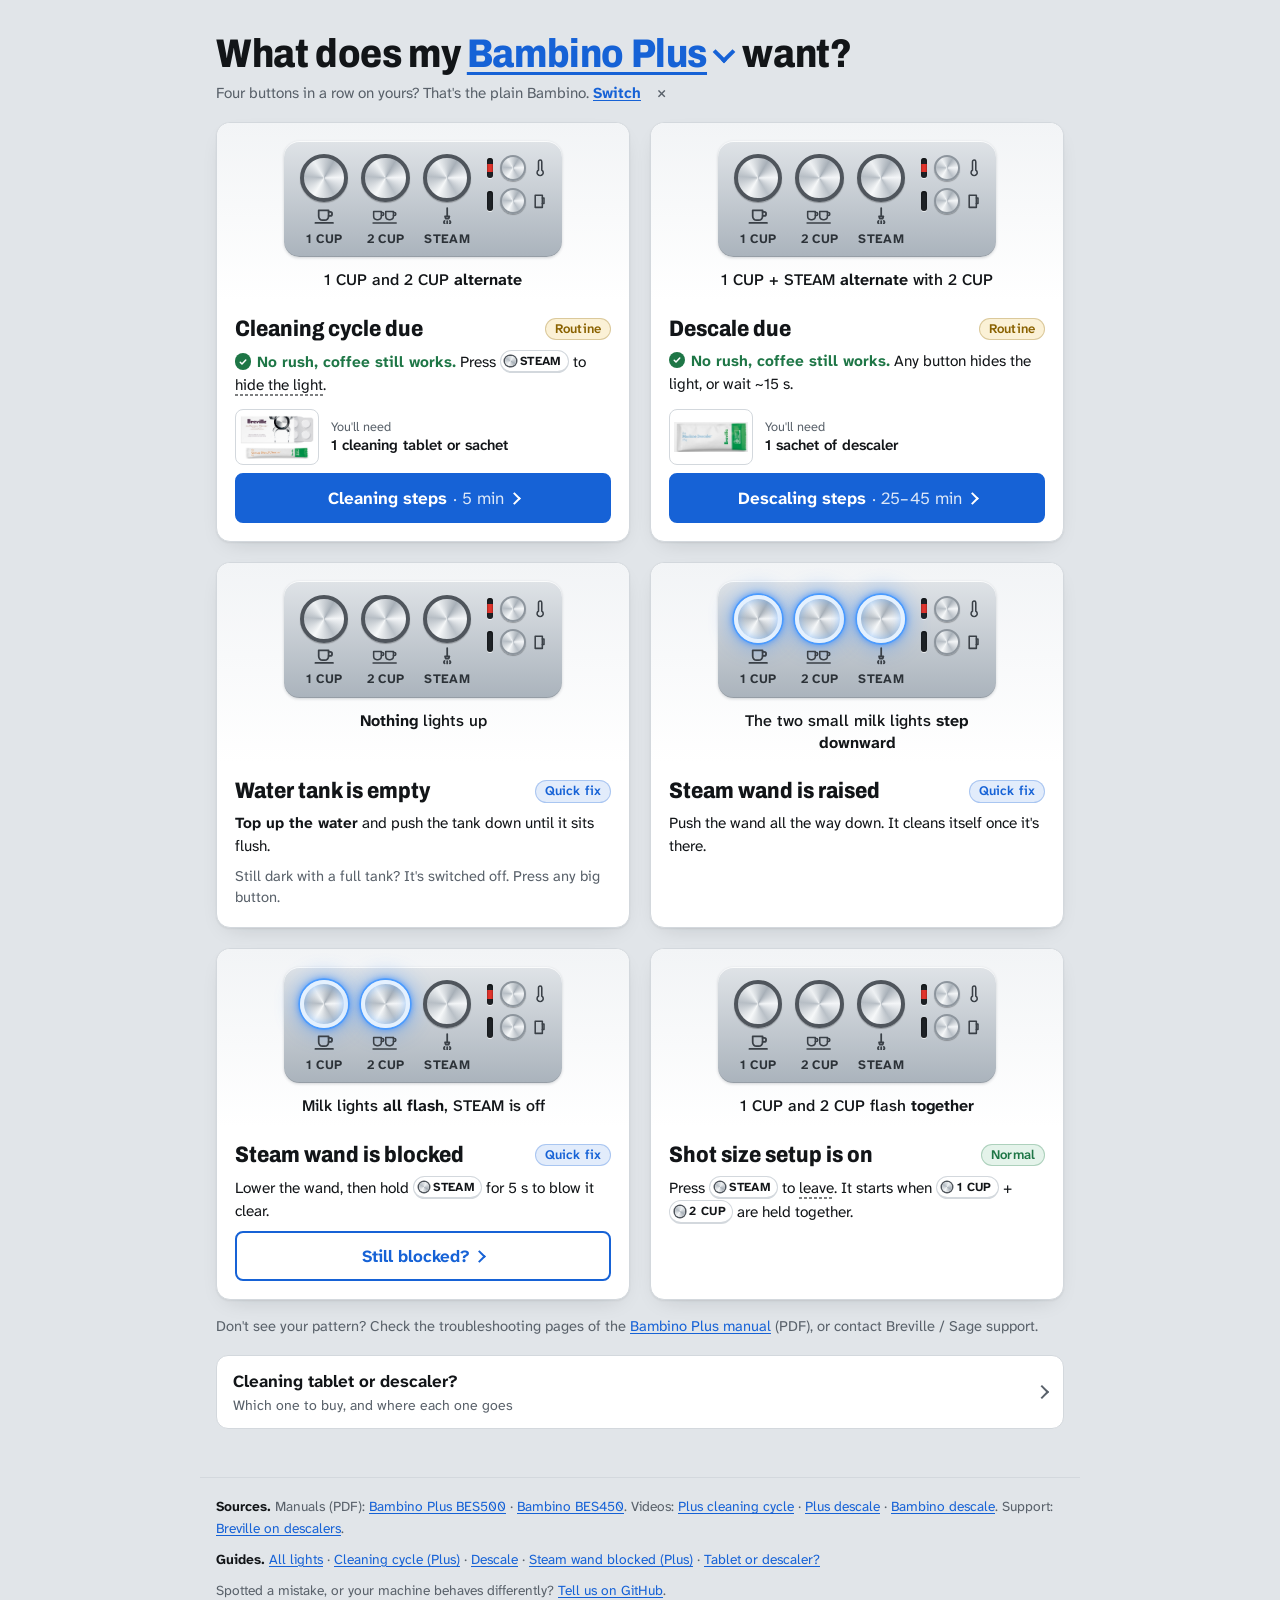
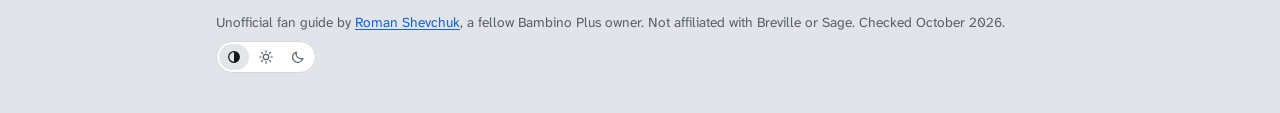
<file: index.html>
<!doctype html>
<!-- Made from _index.html by tools/pages.py. Edit _index.html, then rerun. -->
<html lang="en">
<head>
<meta charset="utf-8">
<meta name="viewport" content="width=device-width,initial-scale=1,viewport-fit=cover">
<title>Bambino &amp; Bambino Plus flashing lights explained</title>
<meta name="description" content="Two buttons flashing or blinking on your Breville / Sage Bambino or Bambino Plus? Match the lights: cleaning, descale, empty water tank, blocked steam wand.">
<meta name="google-site-verification" content="-h72uJDq6njJgvBrLeFH-0oUnSeMEeEKRYChMcymmK0">
<link rel="canonical" href="https://romanshevchuk.github.io/what-my-bambino-wants/">
<meta property="og:title" content="What does my Bambino want?">
<meta property="og:description" content="Match the flashing lights, get the buttons to press and the tablet or powder to use.">
<meta property="og:type" content="website">
<meta property="og:site_name" content="What does my Bambino want?">
<meta property="og:url" content="https://romanshevchuk.github.io/what-my-bambino-wants/">
<meta property="og:image" content="https://romanshevchuk.github.io/what-my-bambino-wants/img/og.png">
<meta property="og:image:width" content="1200">
<meta property="og:image:height" content="630">
<meta property="og:image:alt" content="A Bambino Plus button panel with 1 CUP lit, next to the title What does my Bambino want?">
<meta name="twitter:card" content="summary_large_image">
<meta name="theme-color" content="#e1e5e9" media="(prefers-color-scheme: light)">
<meta name="theme-color" content="#0e1012" media="(prefers-color-scheme: dark)">
<link rel="icon" type="image/png" sizes="32x32" href="img/favicon-32.png">
<link rel="apple-touch-icon" href="img/apple-touch-icon.png">
<link rel="manifest" href="manifest.webmanifest">
<script>try{var t=localStorage.getItem('bp-theme');if(t==='light'||t==='dark')document.documentElement.dataset.theme=t}catch(e){}</script>
<link rel="preconnect" href="https://fonts.googleapis.com">
<link rel="preconnect" href="https://fonts.gstatic.com" crossorigin>
<link rel="stylesheet" href="https://fonts.googleapis.com/css2?family=Archivo:wdth,wght@75..100,600..800&family=Atkinson+Hyperlegible+Next:ital,wght@0,400..700;1,400&display=swap">
<link rel="stylesheet" href="css/styles.css">
<script data-goatcounter="https://rshevchuk.goatcounter.com/count" async src="https://gc.zgo.at/count.js"></script>
</head>
<body data-model="plus" class="unpicked">

<svg width="0" height="0" style="position:absolute" aria-hidden="true">
  <defs>
    <symbol id="i-1" viewBox="0 0 24 16"><g fill="none" stroke="currentColor" stroke-width="1.6" stroke-linecap="round" stroke-linejoin="round"><path d="M7 3h9v5.5a3.5 3.5 0 0 1-3.5 3.5h-2A3.5 3.5 0 0 1 7 8.5z"/><path d="M16 4.5h1.4a1.8 1.8 0 0 1 0 3.6H16"/><path d="M4 14.5h16"/></g></symbol>
    <symbol id="i-2" viewBox="0 0 24 16"><g fill="none" stroke="currentColor" stroke-width="1.4" stroke-linecap="round" stroke-linejoin="round"><path d="M1.5 4h7v4.5a3 3 0 0 1-3 3h-1a3 3 0 0 1-3-3z"/><path d="M8.5 5h.8a1.4 1.4 0 0 1 0 2.8h-.8"/><path d="M12.5 4h7v4.5a3 3 0 0 1-3 3h-1a3 3 0 0 1-3-3z"/><path d="M19.5 5h.8a1.4 1.4 0 0 1 0 2.8h-.8"/><path d="M1 14.5h21"/></g></symbol>
    <symbol id="i-s" viewBox="0 0 24 16"><g fill="none" stroke="currentColor" stroke-width="1.6" stroke-linecap="round" stroke-linejoin="round"><path d="M12 1v7.5"/><path d="M10 8.5h4l-.6 2h-2.8z"/><path d="M9.6 12.6c-.8.8-.8 1.6 0 2.4M12 12.8v2.4M14.4 12.6c.8.8.8 1.6 0 2.4"/></g></symbol>
    <symbol id="i-w" viewBox="0 0 24 16"><g fill="none" stroke="currentColor" stroke-width="1.6" stroke-linecap="round" stroke-linejoin="round"><path d="M12 1.5c2.6 3.2 4.2 5.6 4.2 7.8a4.2 4.2 0 0 1-8.4 0c0-2.2 1.6-4.6 4.2-7.8z"/><path d="M4 14.5h16"/></g></symbol>
    <symbol id="i-t" viewBox="0 0 12 16"><g fill="none" stroke="currentColor" stroke-width="1.4" stroke-linecap="round"><path d="M5 2.5a1.5 1.5 0 0 1 3 0V10a2.8 2.8 0 1 1-3 0z"/></g></symbol>
    <symbol id="i-j" viewBox="0 0 12 16"><g fill="none" stroke="currentColor" stroke-width="1.4" stroke-linecap="round" stroke-linejoin="round"><path d="M2 3h6.5v11H2z"/><path d="M8.5 5.5h1.5v5H8.5"/></g></symbol>
    <symbol id="g-bowl" viewBox="0 0 24 24"><g fill="none" stroke="currentColor" stroke-width="1.8" stroke-linecap="round" stroke-linejoin="round"><path d="M5 6h14l-1.4 12.2A2 2 0 0 1 15.6 20H8.4a2 2 0 0 1-2-1.8z"/><path d="M6 11h12"/></g></symbol>
    <symbol id="g-towel" viewBox="0 0 24 24"><g fill="none" stroke="currentColor" stroke-width="1.8" stroke-linecap="round" stroke-linejoin="round"><path d="M6 4h12v14H6z"/><path d="M6 18v2h12v-2"/><path d="M6 13h12M6 15.5h12"/></g></symbol>
    <symbol id="g-cool" viewBox="0 0 24 24"><g fill="none" stroke="currentColor" stroke-width="1.8" stroke-linecap="round"><path d="M12 3v18M4.2 7.5l15.6 9M4.2 16.5l15.6-9"/><path d="M9.5 4.5L12 6l2.5-1.5M9.5 19.5L12 18l2.5 1.5"/></g></symbol>
  </defs>
</svg>

<main id="main">

<!-- ================= HOME ================= -->
<section class="view" id="home">

  <div class="mm">
    <h1>What does my <button type="button" class="mm-btn" aria-expanded="false" aria-controls="mm-menu" aria-label="Change machine, currently Bambino Plus"><span class="cur-model">Bambino Plus</span></button> want?</h1>
    <div class="mm-menu" id="mm-menu" role="group" aria-label="My machine" hidden>
      <button type="button" class="mm-opt" data-set-model="bambino"><span class="bp" data-m="bambino" aria-hidden="true"></span><b>Bambino</b><span>4 buttons in a row · BES450 / SES450</span></button>
      <button type="button" class="mm-opt" data-set-model="plus"><span class="bp" data-m="plus" aria-hidden="true"></span><b>Bambino Plus</b><span>3 buttons + 2 milk lights · BES500 / SES500</span></button>
      <p class="mm-note">Breville (US, Canada) and Sage (UK, Europe, Australia) are the same machines.</p>
    </div>
    <p class="mm-hint">
      <span data-only="plus">Four buttons in a row on yours? That's the plain Bambino. <button type="button" data-set-model="bambino">Switch</button></span>
      <span data-only="bambino">Only three big buttons on yours? That's the Plus. <button type="button" data-set-model="plus">Switch</button></span>
      <button type="button" class="mm-ok" aria-label="Hide this note">×</button>
    </p>
  </div>

  <!-- Plus lights -->
  <div class="lights" data-only="plus">
    <article class="lc" data-urg="soon">
      <div class="lc-pic"><div class="bp" data-m="plus" data-state="1:fa,2:fb" role="img" aria-label="1 CUP and 2 CUP flash in turn"></div><p class="seen">1 CUP and 2 CUP <b>alternate</b></p></div>
      <div class="lc-body">
        <h3>Cleaning cycle due</h3>
        <p class="last" data-last="clean" hidden></p>
        <p class="keep"><b>No rush, coffee still works.</b> Press <kbd>STEAM</kbd> to <span class="tq" tabindex="0" data-tip="Owners' tip, not in Breville's manual. The light comes back next time you switch on.">hide the light</span>.</p>
        <p class="need-line"><button type="button" class="thumb zoom" aria-label="Show the cleaning tablet and sachet"><img src="img/cleaning-tablets-breville.jpg" alt="Box of Breville cleaning tablets" data-cap="Cleaning tablets" loading="lazy"><img class="strip" src="img/group-head-cleaner-breville.jpg" data-sage="img/group-head-cleaner-sage.webp" alt="Group Head Cleaner sachet" data-cap="or a powder sachet (Group Head Cleaner)" loading="lazy"></button><span class="nl"><span>You'll need</span><b>1 cleaning tablet or sachet</b></span></p>
        <a class="go" href="#clean">Cleaning steps <span class="dur">· 5 min</span></a>
      </div>
    </article>
    <article class="lc" data-urg="soon">
      <div class="lc-pic"><div class="bp" data-m="plus" data-state="1:fa,2:fb,s:fa" role="img" aria-label="1 CUP and STEAM flash together, alternating with 2 CUP"></div><p class="seen">1 CUP + STEAM <b>alternate</b> with 2 CUP</p></div>
      <div class="lc-body">
        <h3>Descale due</h3>
        <p class="last" data-last="descale-plus" hidden></p>
        <p class="keep"><b>No rush, coffee still works.</b> Any button hides the light, or wait ~15&nbsp;s.</p>
        <p class="need-line"><button type="button" class="thumb zoom" aria-label="Show the descaler sachet"><img src="img/descaler-breville.jpg" data-sage="img/descaler-sage.webp" alt="Machine Descaler sachet" data-cap="Descaler sachet" loading="lazy"></button><span class="nl"><span>You'll need</span><b>1 sachet of descaler</b></span></p>
        <a class="go" href="#descale">Descaling steps <span class="dur">· 25–45 min</span></a>
      </div>
    </article>
    <article class="lc" data-urg="now">
      <div class="lc-pic"><div class="bp" data-m="plus" role="img" aria-label="No buttons lit"></div><p class="seen"><b>Nothing</b> lights up</p></div>
      <div class="lc-body">
        <h3>Water tank is empty</h3>
        <p><b>Top up the water</b> and push the tank down until it sits flush.</p>
        <p class="aside">Still dark with a full tank? It's switched off. Press any big button.</p>
      </div>
    </article>
    <article class="lc" data-urg="now">
      <div class="lc-pic"><div class="bp" data-m="plus" data-state="1:on,2:on,s:on,t:fa,f:fb" role="img" aria-label="Milk temperature and foam lights step downward"></div><p class="seen">The two small milk lights <b>step downward</b></p></div>
      <div class="lc-body">
        <h3>Steam wand is raised</h3>
        <p>Push the wand all the way down. It cleans itself once it's there.</p>
      </div>
    </article>
    <article class="lc" data-urg="now">
      <div class="lc-pic"><div class="bp" data-m="plus" data-state="1:on,2:on,t:ff,f:ff" role="img" aria-label="Milk lights all flash, STEAM is off"></div><p class="seen">Milk lights <b>all flash</b>, STEAM is off</p></div>
      <div class="lc-body">
        <h3>Steam wand is blocked</h3>
        <p>Lower the wand, then hold <kbd>STEAM</kbd> for 5 s to blow it clear.</p>
        <a class="go alt" href="#steam">Still blocked?</a>
      </div>
    </article>
    <article class="lc" data-urg="fine">
      <div class="lc-pic"><div class="bp" data-m="plus" data-state="1:fa,2:fa" role="img" aria-label="1 CUP and 2 CUP flash together"></div><p class="seen">1 CUP and 2 CUP flash <b>together</b></p></div>
      <div class="lc-body">
        <h3>Shot size setup is on</h3>
        <p>Press <kbd>STEAM</kbd> to <span class="tq" tabindex="0" data-tip="From the plain Bambino manual; the Plus manual doesn't say. If it stays on, switch the machine off and on: nothing is saved until you pull a shot.">leave</span>. It starts when <kbd>1 CUP</kbd> + <kbd>2 CUP</kbd> are held together.</p>
      </div>
    </article>
  </div>

  <!-- Bambino lights -->
  <div class="lights" data-only="bambino">
    <article class="lc" data-urg="soon">
      <div class="lc-pic"><div class="bp" data-m="bambino" data-state="2:fa" role="img" aria-label="2 CUP flashes continuously"></div><p class="seen">2 CUP <b>keeps flashing</b></p></div>
      <div class="lc-body">
        <h3>Clean &amp; descale due</h3>
        <p class="last" data-last="descale-bambino" hidden></p>
        <p class="keep"><b>No rush, coffee still works.</b> Any button hides the light.</p>
        <p class="need-line"><button type="button" class="thumb zoom" aria-label="Show the descaler sachet"><img src="img/descaler-breville.jpg" data-sage="img/descaler-sage.webp" alt="Machine Descaler sachet" data-cap="Descaler sachet" loading="lazy"></button><span class="nl"><span>You'll need</span><b>1 sachet of descaler</b></span></p>
        <a class="go" href="#descale">Clean &amp; descale steps <span class="dur">· 25 min</span></a>
      </div>
    </article>
    <article class="lc" data-urg="now">
      <div class="lc-pic"><div class="bp" data-m="bambino" data-state="1:ff,2:ff,w:ff,s:ff" role="img" aria-label="All lights flash quickly"></div><p class="seen">All lights flash <b>6 times</b></p></div>
      <div class="lc-body">
        <h3>Water tank is empty</h3>
        <p><b>Top up the water</b> and push the tank down until it sits flush.</p>
      </div>
    </article>
    <article class="lc" data-urg="fine">
      <div class="lc-pic"><div class="bp" data-m="bambino" data-state="1:fa,2:fa" role="img" aria-label="1 CUP and 2 CUP blink together"></div><p class="seen">1 CUP and 2 CUP blink <b>while the wand spits water</b></p></div>
      <div class="lc-body">
        <h3>Steam wand is clearing itself</h3>
        <p>It stops on its own.</p>
      </div>
    </article>
    <article class="lc" data-urg="fine">
      <div class="lc-pic"><div class="bp" data-m="bambino" data-state="1:fa,2:fa" role="img" aria-label="1 CUP and 2 CUP flash after holding both"></div><p class="seen">1 CUP and 2 CUP flash <b>together</b></p></div>
      <div class="lc-body">
        <h3>Shot size setup is on</h3>
        <p>Press <kbd>STEAM</kbd>, or wait 30 s, to leave. It starts when <kbd>1 CUP</kbd> + <kbd>2 CUP</kbd> are held together.</p>
      </div>
    </article>
  </div>

  <p class="hint">Don't see your pattern? Check the troubleshooting pages of the <a data-only="plus" href="https://assets.breville.com/BES500/BES500_USCM_IB_X25_LR.pdf">Bambino Plus manual</a><a data-only="bambino" href="https://assets.breville.com/BES450/BES450_USCM_IB_M26_LR.pdf">Bambino manual</a> (PDF), or contact Breville / Sage support.</p>
  <a class="supplies-link" href="#supplies"><b>Cleaning tablet or descaler?</b><span>Which one to buy, and where each one goes</span></a>

</section>

<!-- ================= CLEANING CYCLE (Plus) ================= -->
<!-- ================= STEAM WAND BLOCKED (Plus) ================= -->
</main>

<footer class="foot">
  <p><b>Sources.</b> Manuals (PDF): <a href="https://assets.breville.com/BES500/BES500_USCM_IB_X25_LR.pdf">Bambino Plus BES500</a> · <a href="https://assets.breville.com/BES450/BES450_USCM_IB_M26_LR.pdf">Bambino BES450</a>. Videos: <a href="https://www.sageappliances.com/inspiration/en-gb/tutorials/the-bambino-plus/cleaning-guides/how-to-perform-a-cleaning-cycle">Plus cleaning cycle</a> · <a href="https://www.sageappliances.com/inspiration/en-gb/tutorials/the-bambino-plus/cleaning-guides/how-to-perform-a-descale">Plus descale</a> · <a href="https://www.breville.com/en-us/my-products/producthub/bes450/cleaning-guides/how-to-perform-a-descale">Bambino descale</a>. Support: <a href="https://www.breville.com/en-us/support/article/ka0QU000002WDFVYA4">Breville on descalers</a>.</p>
  <p><b>Guides.</b> <a href="./">All lights</a> · <a href="clean/">Cleaning cycle (Plus)</a> · <a href="descale/">Descale</a> · <a href="steam/">Steam wand blocked (Plus)</a> · <a href="supplies/">Tablet or descaler?</a></p>
  <p>Spotted a mistake, or your machine behaves differently? <a href="https://github.com/romanshevchuk/what-my-bambino-wants/issues">Tell us on GitHub</a>.</p>
  <div class="foot-end"><p>Unofficial fan guide by <a href="https://github.com/romanshevchuk">Roman Shevchuk</a>, a fellow Bambino Plus owner. Not affiliated with Breville or Sage. Checked October 2026.</p>
    <div class="theme" role="group" aria-label="Colours">
      <button type="button" data-theme-set="system" aria-label="Match my device" title="Match my device"><svg viewBox="0 0 24 24"><circle cx="12" cy="12" r="8"/><path d="M12 4a8 8 0 0 1 0 16z" fill="currentColor" stroke="none"/></svg></button>
      <button type="button" data-theme-set="light" aria-label="Light" title="Light"><svg viewBox="0 0 24 24"><circle cx="12" cy="12" r="4"/><path d="M12 2.5v2.2M12 19.3v2.2M2.5 12h2.2M19.3 12h2.2M5.3 5.3l1.6 1.6M17.1 17.1l1.6 1.6M5.3 18.7l1.6-1.6M17.1 6.9l1.6-1.6"/></svg></button>
      <button type="button" data-theme-set="dark" aria-label="Dark" title="Dark"><svg viewBox="0 0 24 24"><path d="M19.5 14.5A8 8 0 0 1 9.5 4.5a8 8 0 1 0 10 10z"/></svg></button>
    </div>
  </div>
</footer>

<script src="js/app.js"></script>
</body>
</html>
</file>
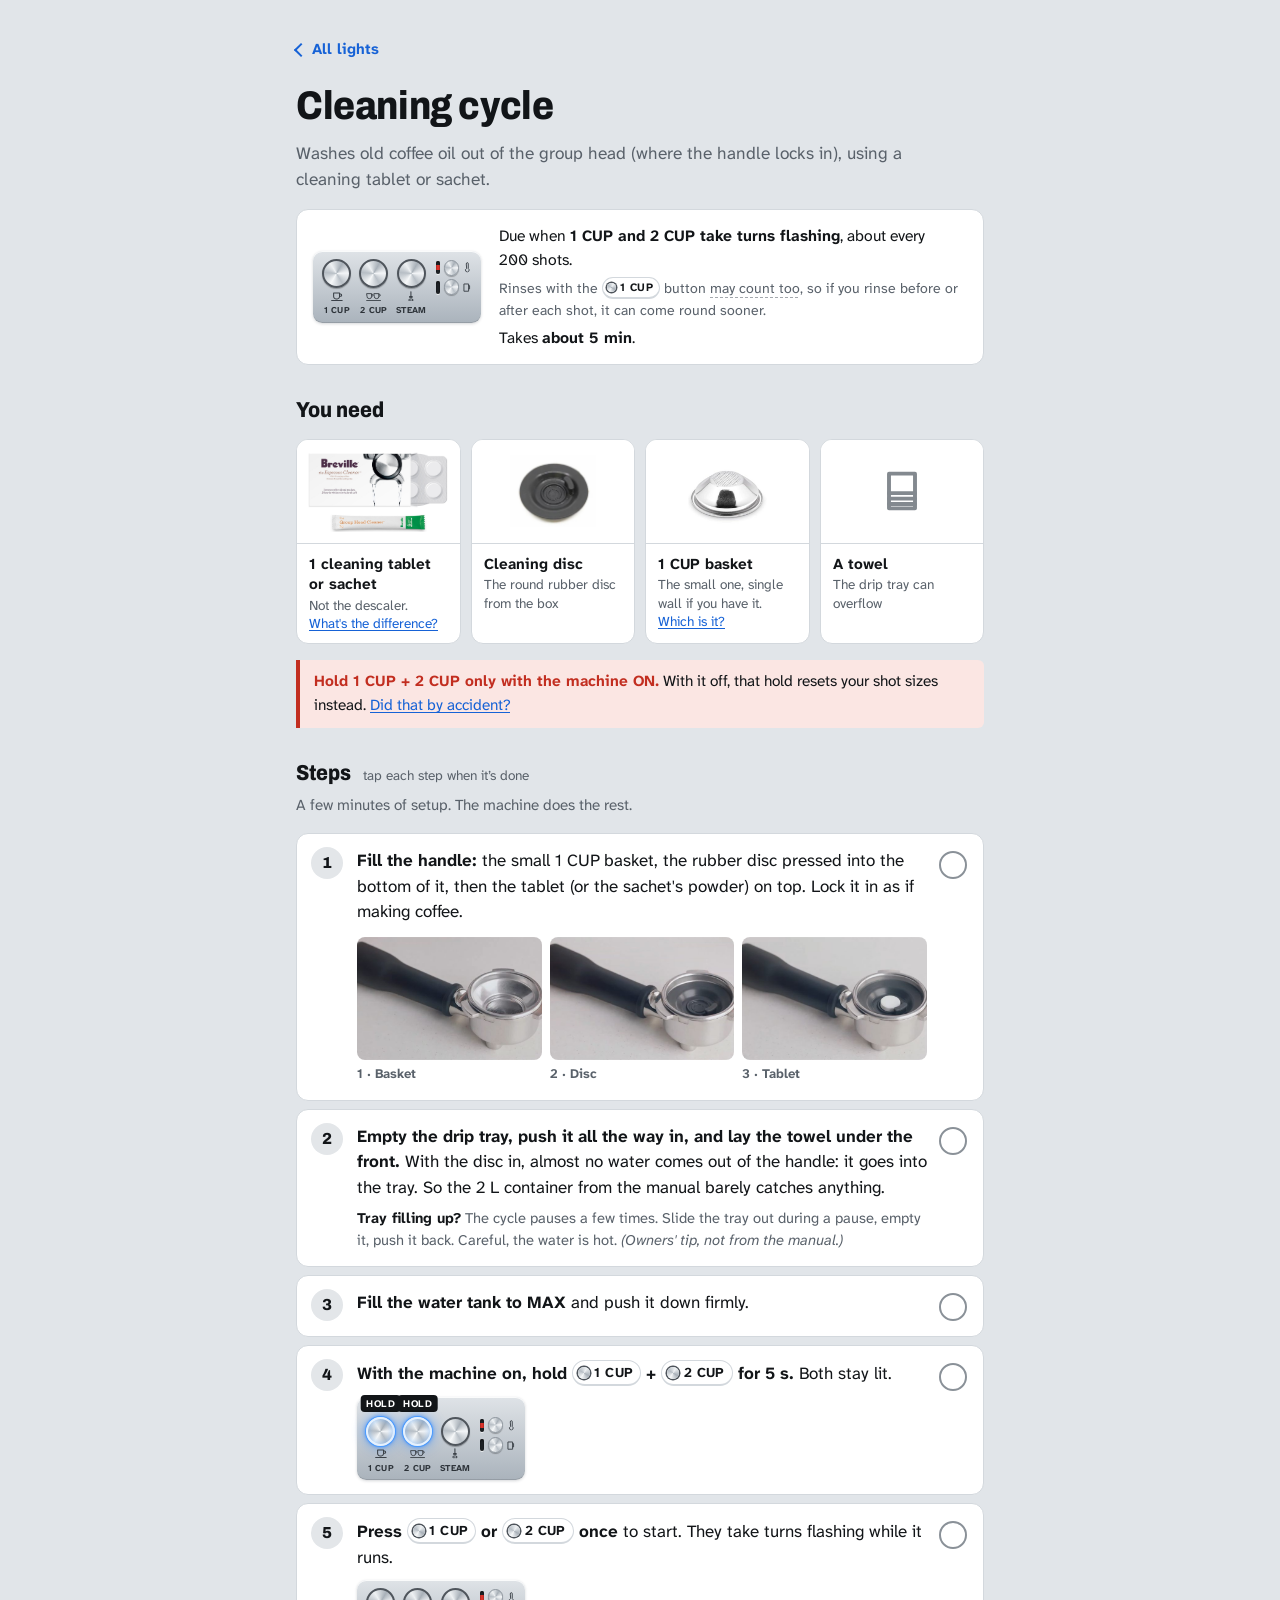
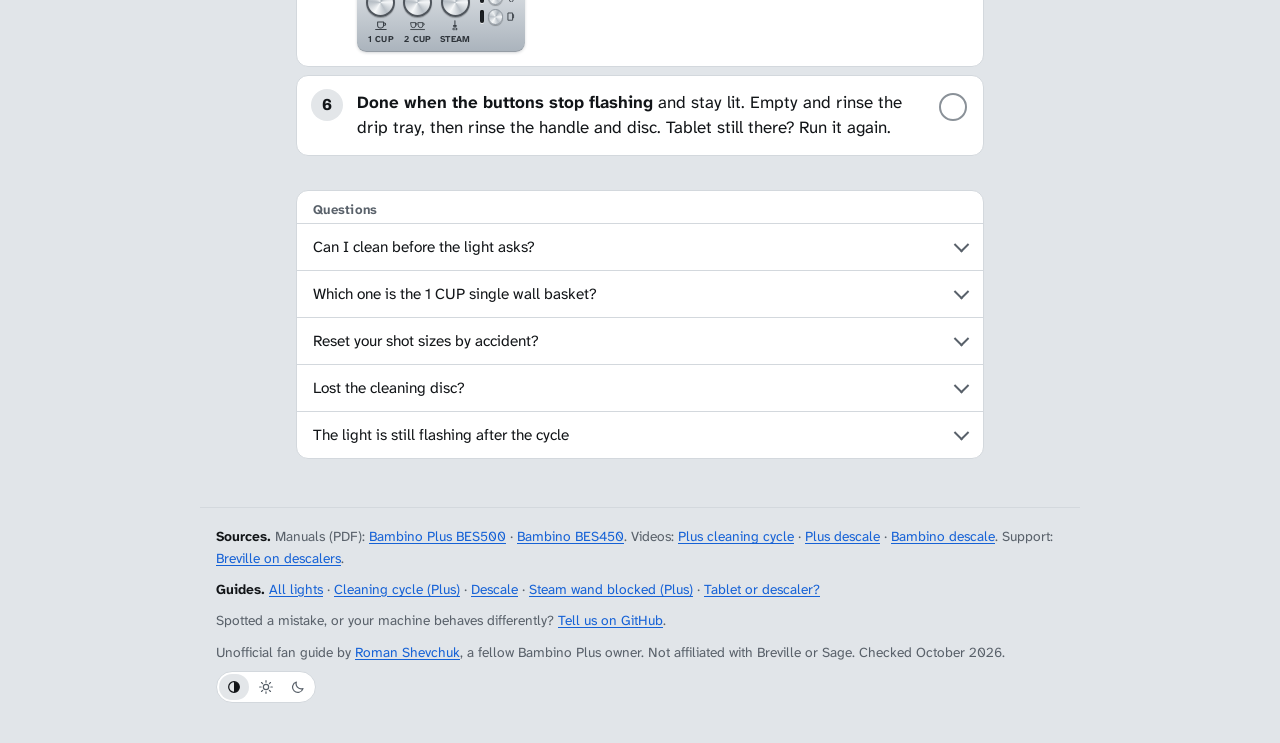
<file: clean/index.html>
<!doctype html>
<!-- Made from _index.html by tools/pages.py. Edit _index.html, then rerun. -->
<html lang="en">
<head>
<meta charset="utf-8">
<meta name="viewport" content="width=device-width,initial-scale=1,viewport-fit=cover">
<title>Bambino Plus cleaning cycle: 1 CUP and 2 CUP flashing</title>
<meta name="description" content="Two buttons, 1 CUP and 2 CUP, blinking in turn on your Breville / Sage Bambino Plus? It&#x27;s asking for a cleaning cycle. What you need and each step.">
<meta name="google-site-verification" content="-h72uJDq6njJgvBrLeFH-0oUnSeMEeEKRYChMcymmK0">
<link rel="canonical" href="https://romanshevchuk.github.io/what-my-bambino-wants/clean/">
<meta property="og:title" content="Bambino Plus cleaning cycle: 1 CUP and 2 CUP flashing">
<meta property="og:description" content="Two buttons, 1 CUP and 2 CUP, blinking in turn on your Breville / Sage Bambino Plus? It&#x27;s asking for a cleaning cycle. What you need and each step.">
<meta property="og:type" content="website">
<meta property="og:site_name" content="What does my Bambino want?">
<meta property="og:url" content="https://romanshevchuk.github.io/what-my-bambino-wants/clean/">
<meta property="og:image" content="https://romanshevchuk.github.io/what-my-bambino-wants/img/og.png">
<meta property="og:image:width" content="1200">
<meta property="og:image:height" content="630">
<meta property="og:image:alt" content="A Bambino Plus button panel with 1 CUP lit, next to the title What does my Bambino want?">
<meta name="twitter:card" content="summary_large_image">
<meta name="theme-color" content="#e1e5e9" media="(prefers-color-scheme: light)">
<meta name="theme-color" content="#0e1012" media="(prefers-color-scheme: dark)">
<link rel="icon" type="image/png" sizes="32x32" href="../img/favicon-32.png">
<link rel="apple-touch-icon" href="../img/apple-touch-icon.png">
<link rel="manifest" href="../manifest.webmanifest">
<script>try{var t=localStorage.getItem('bp-theme');if(t==='light'||t==='dark')document.documentElement.dataset.theme=t}catch(e){}</script>
<link rel="preconnect" href="https://fonts.googleapis.com">
<link rel="preconnect" href="https://fonts.gstatic.com" crossorigin>
<link rel="stylesheet" href="https://fonts.googleapis.com/css2?family=Archivo:wdth,wght@75..100,600..800&family=Atkinson+Hyperlegible+Next:ital,wght@0,400..700;1,400&display=swap">
<link rel="stylesheet" href="../css/styles.css">
<script data-goatcounter="https://rshevchuk.goatcounter.com/count" async src="https://gc.zgo.at/count.js"></script>
</head>
<body data-page="clean" data-model="plus" class="unpicked">

<svg width="0" height="0" style="position:absolute" aria-hidden="true">
  <defs>
    <symbol id="i-1" viewBox="0 0 24 16"><g fill="none" stroke="currentColor" stroke-width="1.6" stroke-linecap="round" stroke-linejoin="round"><path d="M7 3h9v5.5a3.5 3.5 0 0 1-3.5 3.5h-2A3.5 3.5 0 0 1 7 8.5z"/><path d="M16 4.5h1.4a1.8 1.8 0 0 1 0 3.6H16"/><path d="M4 14.5h16"/></g></symbol>
    <symbol id="i-2" viewBox="0 0 24 16"><g fill="none" stroke="currentColor" stroke-width="1.4" stroke-linecap="round" stroke-linejoin="round"><path d="M1.5 4h7v4.5a3 3 0 0 1-3 3h-1a3 3 0 0 1-3-3z"/><path d="M8.5 5h.8a1.4 1.4 0 0 1 0 2.8h-.8"/><path d="M12.5 4h7v4.5a3 3 0 0 1-3 3h-1a3 3 0 0 1-3-3z"/><path d="M19.5 5h.8a1.4 1.4 0 0 1 0 2.8h-.8"/><path d="M1 14.5h21"/></g></symbol>
    <symbol id="i-s" viewBox="0 0 24 16"><g fill="none" stroke="currentColor" stroke-width="1.6" stroke-linecap="round" stroke-linejoin="round"><path d="M12 1v7.5"/><path d="M10 8.5h4l-.6 2h-2.8z"/><path d="M9.6 12.6c-.8.8-.8 1.6 0 2.4M12 12.8v2.4M14.4 12.6c.8.8.8 1.6 0 2.4"/></g></symbol>
    <symbol id="i-w" viewBox="0 0 24 16"><g fill="none" stroke="currentColor" stroke-width="1.6" stroke-linecap="round" stroke-linejoin="round"><path d="M12 1.5c2.6 3.2 4.2 5.6 4.2 7.8a4.2 4.2 0 0 1-8.4 0c0-2.2 1.6-4.6 4.2-7.8z"/><path d="M4 14.5h16"/></g></symbol>
    <symbol id="i-t" viewBox="0 0 12 16"><g fill="none" stroke="currentColor" stroke-width="1.4" stroke-linecap="round"><path d="M5 2.5a1.5 1.5 0 0 1 3 0V10a2.8 2.8 0 1 1-3 0z"/></g></symbol>
    <symbol id="i-j" viewBox="0 0 12 16"><g fill="none" stroke="currentColor" stroke-width="1.4" stroke-linecap="round" stroke-linejoin="round"><path d="M2 3h6.5v11H2z"/><path d="M8.5 5.5h1.5v5H8.5"/></g></symbol>
    <symbol id="g-bowl" viewBox="0 0 24 24"><g fill="none" stroke="currentColor" stroke-width="1.8" stroke-linecap="round" stroke-linejoin="round"><path d="M5 6h14l-1.4 12.2A2 2 0 0 1 15.6 20H8.4a2 2 0 0 1-2-1.8z"/><path d="M6 11h12"/></g></symbol>
    <symbol id="g-towel" viewBox="0 0 24 24"><g fill="none" stroke="currentColor" stroke-width="1.8" stroke-linecap="round" stroke-linejoin="round"><path d="M6 4h12v14H6z"/><path d="M6 18v2h12v-2"/><path d="M6 13h12M6 15.5h12"/></g></symbol>
    <symbol id="g-cool" viewBox="0 0 24 24"><g fill="none" stroke="currentColor" stroke-width="1.8" stroke-linecap="round"><path d="M12 3v18M4.2 7.5l15.6 9M4.2 16.5l15.6-9"/><path d="M9.5 4.5L12 6l2.5-1.5M9.5 19.5L12 18l2.5 1.5"/></g></symbol>
  </defs>
</svg>

<main id="main">

<!-- ================= CLEANING CYCLE (Plus) ================= -->
<section class="view" id="clean" data-only="plus">
  <a class="back" href="#home">All lights</a>
  <h1>Cleaning cycle</h1>
  <p class="sum">Washes old coffee oil out of the group head (where the handle locks in), using a cleaning tablet or sachet.</p>
  <div class="signal">
    <div class="bp" data-m="plus" data-state="1:fa,2:fb" aria-hidden="true"></div>
    <div><p>Due when <b>1 CUP and 2 CUP take turns flashing</b>, about every 200 shots.</p>
    <p class="aside">Rinses with the <kbd>1 CUP</kbd> button <span class="tq" tabindex="0" data-tip="Likely, not confirmed. The manual has you rinse with 1 CUP, the same button as a shot, and the machine can't see whether there's coffee in the handle.">may count too</span>, so if you rinse before or after each shot, it can come round sooner.</p>
    <p>Takes <b>about 5 min</b>.</p>
    <p class="last" data-last="clean" hidden></p></div>
  </div>

  <h2>You need</h2>
  <div class="need four">
    <figure><div class="ph zoom"><img src="../img/cleaning-tablets-breville.jpg" alt="Box of Breville cleaning tablets" data-cap="Cleaning tablets" loading="lazy"><img class="strip" src="../img/group-head-cleaner-breville.jpg" data-sage="../img/group-head-cleaner-sage.webp" alt="Group Head Cleaner sachet" data-cap="or a powder sachet (Group Head Cleaner)" loading="lazy"></div>
      <figcaption><b>1 cleaning tablet or sachet</b><span>Not the descaler. <a href="#supplies">What's the difference?</a></span></figcaption></figure>
    <figure><div class="ph zoom"><img src="../img/cleaning-disk.jpg" alt="Round black rubber cleaning disc" data-cap="Cleaning disc" loading="lazy"></div>
      <figcaption><b>Cleaning disc</b><span>The round rubber disc from the box</span></figcaption></figure>
    <figure><div class="ph zoom"><img src="../img/basket-single-cup.jpg" alt="Small single wall filter basket" data-cap="1 CUP single wall basket" loading="lazy"></div>
      <figcaption><b>1 CUP basket</b><span>The small one, single wall if you have it. <a href="#baskets">Which is it?</a></span></figcaption></figure>
    <figure><div class="ph ic"><svg class="gi" aria-hidden="true"><use href="#g-towel"/></svg></div>
      <figcaption><b>A towel</b><span>The drip tray can overflow</span></figcaption></figure>
  </div>

  <p class="note warn"><b>Hold 1 CUP + 2 CUP only with the machine ON.</b> With it off, that hold resets your shot sizes instead. <a href="#reset">Did that by accident?</a></p>

  <h2>Steps <span class="prog" data-for="clean"></span></h2>
  <p class="lede">A few minutes of setup. The machine does the rest.</p>
  <ol class="steps" data-key="clean">
    <li><b>Fill the handle:</b> the small 1 CUP basket, the rubber disc pressed into the bottom of it, then the tablet (or the sachet's powder) on top. Lock it in as if making coffee.
      <div class="layers">
        <figure class="zoom tap"><img src="../img/handle-1-basket.jpg" data-cap="1 · The 1 CUP basket in the handle" alt="Handle with the small 1 CUP basket in it" loading="lazy"><figcaption>1 · Basket</figcaption></figure>
        <figure class="zoom tap"><img src="../img/handle-2-disc.jpg" data-cap="2 · The disc pressed into the bottom" alt="Rubber disc sitting in the bottom of the basket" loading="lazy"><figcaption>2 · Disc</figcaption></figure>
        <figure class="zoom tap"><img src="../img/handle-3-tablet.jpg" data-cap="3 · The tablet on top" alt="White tablet on top of the disc" loading="lazy"><figcaption>3 · Tablet</figcaption></figure>
      </div>
    </li>
    <li><b>Empty the drip tray, push it all the way in, and lay the towel under the front.</b> With the disc in, almost no water comes out of the handle: it goes into the tray. So the 2 L container from the manual barely catches anything.
      <p class="tip"><b>Tray filling up?</b> The cycle pauses a few times. Slide the tray out during a pause, empty it, push it back. Careful, the water is hot. <i>(Owners' tip, not from the manual.)</i></p></li>
    <li><b>Fill the water tank to MAX</b> and push it down firmly.</li>
    <li><b>With the machine on, hold <kbd>1 CUP</kbd> + <kbd>2 CUP</kbd> for 5 s.</b> Both stay lit.
      <div class="bp" data-m="plus" data-state="1:on,2:on" data-press="1:HOLD,2:HOLD"></div>
    </li>
    <li><b>Press <kbd>1 CUP</kbd> or <kbd>2 CUP</kbd> once</b> to start. They take turns flashing while it runs.
      <div class="bp" data-m="plus" data-state="1:fa,2:fb"></div>
    </li>
    <li><b>Done when the buttons stop flashing</b> and stay lit. Empty and rinse the drip tray, then rinse the handle and disc. Tablet still there? Run it again.</li>
  </ol>
  <p class="fin" data-for="clean" hidden>That's it. The light will ask again in about 200 shots.</p>

  <div class="faq">
    <h2>Questions</h2>
    <details>
      <summary>Can I clean before the light asks?</summary>
      <div class="body"><p>Yes, with a different combo, and this one is done with the machine <b>off</b>. Do steps 1–3, turn the machine off (<kbd>1 CUP</kbd> + <kbd>STEAM</kbd>), then hold <kbd>2 CUP</kbd> + <kbd>STEAM</kbd> for 5 s. That opens the same cleaning mode, so press <kbd>1 CUP</kbd> or <kbd>2 CUP</kbd> to start, as in step 5.</p></div>
    </details>
    <details id="baskets">
      <summary>Which one is the 1 CUP single wall basket?</summary>
      <div class="body">
        <figure class="baskets zoom tap big"><img src="../img/baskets.jpg" data-cap="Left to right: 1 CUP single wall (the one you need), 2 CUP single wall, 1 CUP dual wall, 2 CUP dual wall" alt="The four baskets, upside down: small single wall, big single wall, small dual wall, big dual wall" loading="lazy">
          <figcaption><span class="pick">1 CUP single wall</span><span>2 CUP single wall</span><span>1 CUP dual wall</span><span>2 CUP dual wall</span></figcaption></figure>
        <p>The smaller, shallower one with holes across its whole bottom. The dual wall ones say <i>DUAL WALL</i> underneath. The disc is shaped to seal inside the small basket.</p>
      <p>Only got dual wall baskets? Older boxes came without single wall ones. Use the 1 CUP dual wall basket: that's what those manuals mean.</p>
      </div>
    </details>
    <details id="reset">
      <summary>Reset your shot sizes by accident?</summary>
      <div class="body">
        <p>They're back to the factory amounts: about 30&nbsp;ml for 1 CUP and 60&nbsp;ml for 2 CUP. To set your own again:</p>
        <ol>
          <li>With the machine on, hold <kbd>1 CUP</kbd> + <kbd>2 CUP</kbd> for 2 s. Both flash.</li>
          <li>With coffee in the handle as usual, press <kbd>1 CUP</kbd> to start.</li>
          <li>Press <kbd>1 CUP</kbd> again when the cup has enough. That amount is saved.</li>
        </ol>
        <p>Same for <kbd>2 CUP</kbd>.</p>
      </div>
    </details>
    <details>
      <summary>Lost the cleaning disc?</summary>
      <div class="body"><p>Any <b>54&nbsp;mm</b> cleaning disc works (also sold as a blind or backflush disc). Check the size before buying: the common 58&nbsp;mm ones don't fit.</p></div>
    </details>
    <details>
      <summary>The light is still flashing after the cycle</summary>
      <div class="body">
        <p>Check the cycle ran to the end and that you started it with the machine on.</p>
        <p>Owners report that unplugging for ~10 minutes sometimes clears a stuck alert. That's forum advice, not from the manual.</p>
      </div>
    </details>
  </div>
</section>

<!-- ================= STEAM WAND BLOCKED (Plus) ================= -->
</main>

<footer class="foot">
  <p><b>Sources.</b> Manuals (PDF): <a href="https://assets.breville.com/BES500/BES500_USCM_IB_X25_LR.pdf">Bambino Plus BES500</a> · <a href="https://assets.breville.com/BES450/BES450_USCM_IB_M26_LR.pdf">Bambino BES450</a>. Videos: <a href="https://www.sageappliances.com/inspiration/en-gb/tutorials/the-bambino-plus/cleaning-guides/how-to-perform-a-cleaning-cycle">Plus cleaning cycle</a> · <a href="https://www.sageappliances.com/inspiration/en-gb/tutorials/the-bambino-plus/cleaning-guides/how-to-perform-a-descale">Plus descale</a> · <a href="https://www.breville.com/en-us/my-products/producthub/bes450/cleaning-guides/how-to-perform-a-descale">Bambino descale</a>. Support: <a href="https://www.breville.com/en-us/support/article/ka0QU000002WDFVYA4">Breville on descalers</a>.</p>
  <p><b>Guides.</b> <a href="../">All lights</a> · <a href="../clean/">Cleaning cycle (Plus)</a> · <a href="../descale/">Descale</a> · <a href="../steam/">Steam wand blocked (Plus)</a> · <a href="../supplies/">Tablet or descaler?</a></p>
  <p>Spotted a mistake, or your machine behaves differently? <a href="https://github.com/romanshevchuk/what-my-bambino-wants/issues">Tell us on GitHub</a>.</p>
  <div class="foot-end"><p>Unofficial fan guide by <a href="https://github.com/romanshevchuk">Roman Shevchuk</a>, a fellow Bambino Plus owner. Not affiliated with Breville or Sage. Checked October 2026.</p>
    <div class="theme" role="group" aria-label="Colours">
      <button type="button" data-theme-set="system" aria-label="Match my device" title="Match my device"><svg viewBox="0 0 24 24"><circle cx="12" cy="12" r="8"/><path d="M12 4a8 8 0 0 1 0 16z" fill="currentColor" stroke="none"/></svg></button>
      <button type="button" data-theme-set="light" aria-label="Light" title="Light"><svg viewBox="0 0 24 24"><circle cx="12" cy="12" r="4"/><path d="M12 2.5v2.2M12 19.3v2.2M2.5 12h2.2M19.3 12h2.2M5.3 5.3l1.6 1.6M17.1 17.1l1.6 1.6M5.3 18.7l1.6-1.6M17.1 6.9l1.6-1.6"/></svg></button>
      <button type="button" data-theme-set="dark" aria-label="Dark" title="Dark"><svg viewBox="0 0 24 24"><path d="M19.5 14.5A8 8 0 0 1 9.5 4.5a8 8 0 1 0 10 10z"/></svg></button>
    </div>
  </div>
</footer>

<script src="../js/app.js"></script>
</body>
</html>
</file>
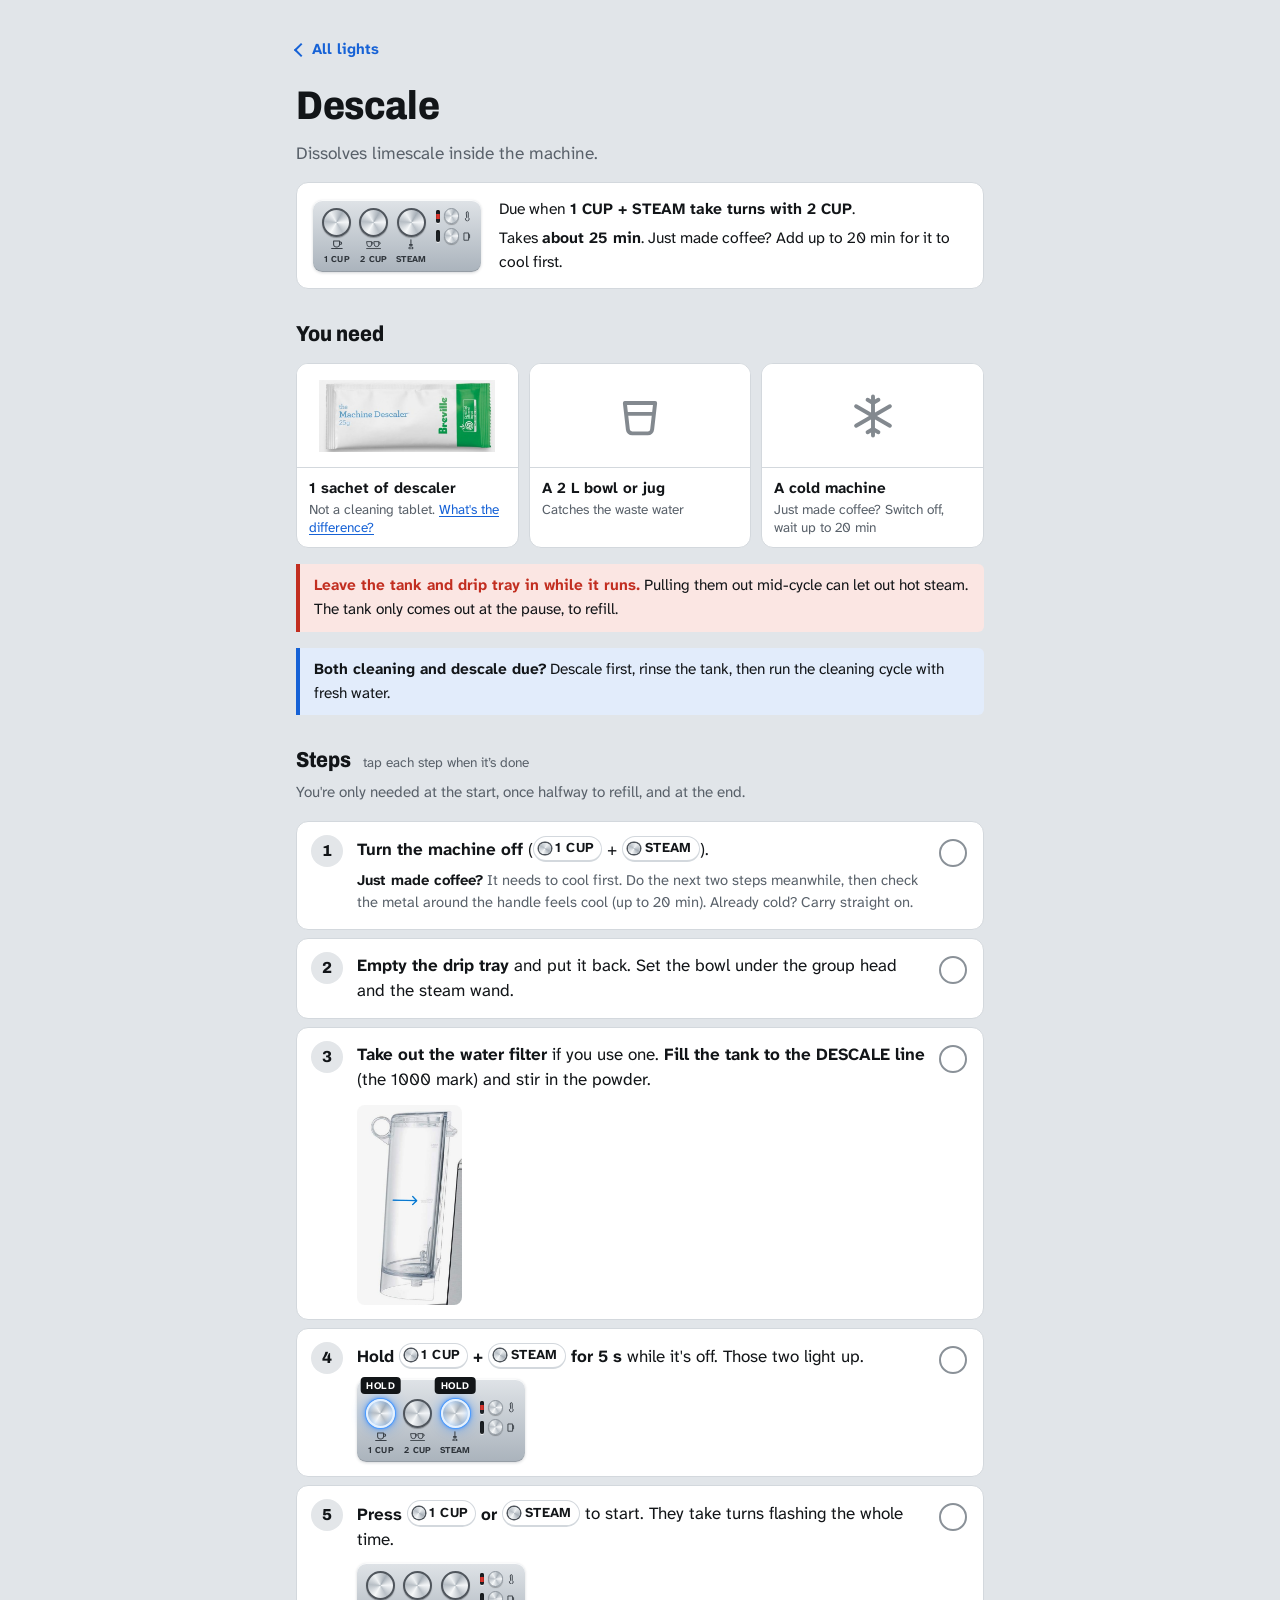
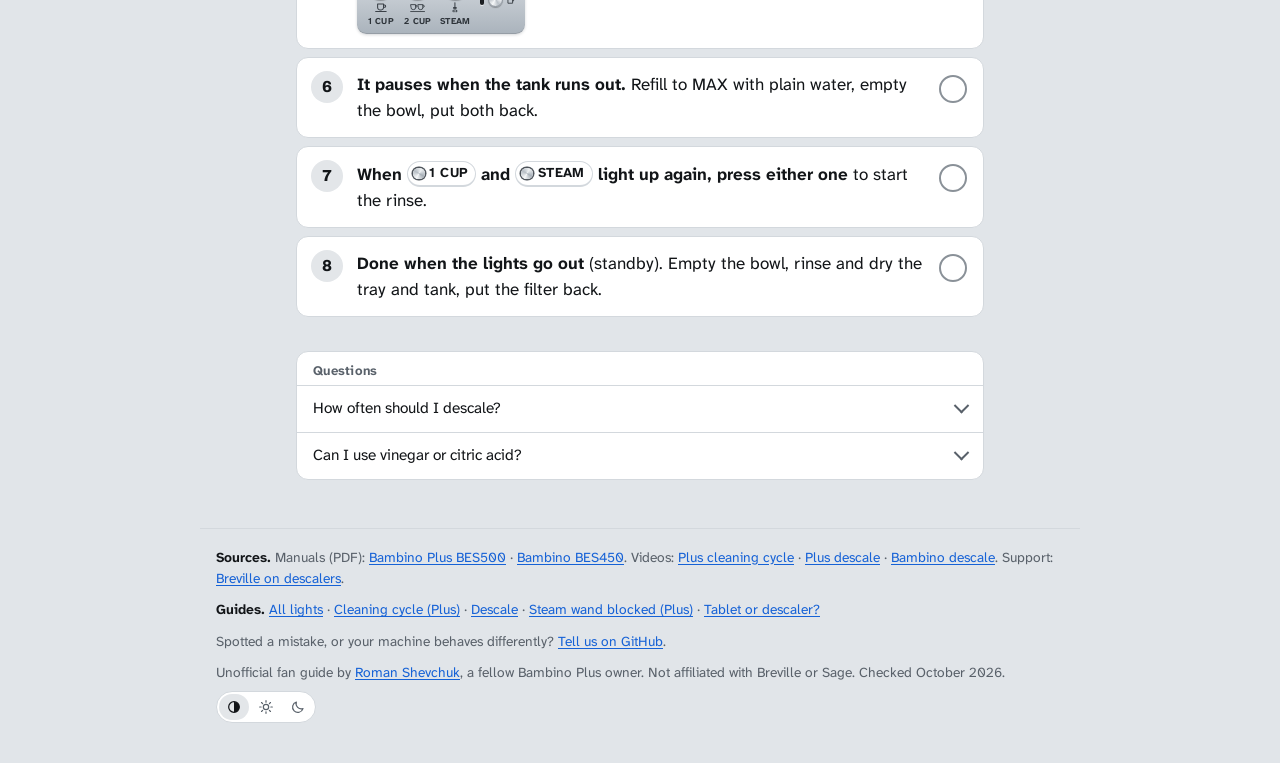
<file: descale/index.html>
<!doctype html>
<!-- Made from _index.html by tools/pages.py. Edit _index.html, then rerun. -->
<html lang="en">
<head>
<meta charset="utf-8">
<meta name="viewport" content="width=device-width,initial-scale=1,viewport-fit=cover">
<title>How to descale a Bambino or Bambino Plus, step by step</title>
<meta name="description" content="Descale light on your Breville / Sage Bambino Plus (1 CUP + STEAM alternating with 2 CUP) or Bambino (2 CUP keeps blinking)? What you need and each step.">
<meta name="google-site-verification" content="-h72uJDq6njJgvBrLeFH-0oUnSeMEeEKRYChMcymmK0">
<link rel="canonical" href="https://romanshevchuk.github.io/what-my-bambino-wants/descale/">
<meta property="og:title" content="How to descale a Bambino or Bambino Plus, step by step">
<meta property="og:description" content="Descale light on your Breville / Sage Bambino Plus (1 CUP + STEAM alternating with 2 CUP) or Bambino (2 CUP keeps blinking)? What you need and each step.">
<meta property="og:type" content="website">
<meta property="og:site_name" content="What does my Bambino want?">
<meta property="og:url" content="https://romanshevchuk.github.io/what-my-bambino-wants/descale/">
<meta property="og:image" content="https://romanshevchuk.github.io/what-my-bambino-wants/img/og.png">
<meta property="og:image:width" content="1200">
<meta property="og:image:height" content="630">
<meta property="og:image:alt" content="A Bambino Plus button panel with 1 CUP lit, next to the title What does my Bambino want?">
<meta name="twitter:card" content="summary_large_image">
<meta name="theme-color" content="#e1e5e9" media="(prefers-color-scheme: light)">
<meta name="theme-color" content="#0e1012" media="(prefers-color-scheme: dark)">
<link rel="icon" type="image/png" sizes="32x32" href="../img/favicon-32.png">
<link rel="apple-touch-icon" href="../img/apple-touch-icon.png">
<link rel="manifest" href="../manifest.webmanifest">
<script>try{var t=localStorage.getItem('bp-theme');if(t==='light'||t==='dark')document.documentElement.dataset.theme=t}catch(e){}</script>
<link rel="preconnect" href="https://fonts.googleapis.com">
<link rel="preconnect" href="https://fonts.gstatic.com" crossorigin>
<link rel="stylesheet" href="https://fonts.googleapis.com/css2?family=Archivo:wdth,wght@75..100,600..800&family=Atkinson+Hyperlegible+Next:ital,wght@0,400..700;1,400&display=swap">
<link rel="stylesheet" href="../css/styles.css">
<script data-goatcounter="https://rshevchuk.goatcounter.com/count" async src="https://gc.zgo.at/count.js"></script>
</head>
<body data-page="descale" data-model="plus" class="unpicked">

<svg width="0" height="0" style="position:absolute" aria-hidden="true">
  <defs>
    <symbol id="i-1" viewBox="0 0 24 16"><g fill="none" stroke="currentColor" stroke-width="1.6" stroke-linecap="round" stroke-linejoin="round"><path d="M7 3h9v5.5a3.5 3.5 0 0 1-3.5 3.5h-2A3.5 3.5 0 0 1 7 8.5z"/><path d="M16 4.5h1.4a1.8 1.8 0 0 1 0 3.6H16"/><path d="M4 14.5h16"/></g></symbol>
    <symbol id="i-2" viewBox="0 0 24 16"><g fill="none" stroke="currentColor" stroke-width="1.4" stroke-linecap="round" stroke-linejoin="round"><path d="M1.5 4h7v4.5a3 3 0 0 1-3 3h-1a3 3 0 0 1-3-3z"/><path d="M8.5 5h.8a1.4 1.4 0 0 1 0 2.8h-.8"/><path d="M12.5 4h7v4.5a3 3 0 0 1-3 3h-1a3 3 0 0 1-3-3z"/><path d="M19.5 5h.8a1.4 1.4 0 0 1 0 2.8h-.8"/><path d="M1 14.5h21"/></g></symbol>
    <symbol id="i-s" viewBox="0 0 24 16"><g fill="none" stroke="currentColor" stroke-width="1.6" stroke-linecap="round" stroke-linejoin="round"><path d="M12 1v7.5"/><path d="M10 8.5h4l-.6 2h-2.8z"/><path d="M9.6 12.6c-.8.8-.8 1.6 0 2.4M12 12.8v2.4M14.4 12.6c.8.8.8 1.6 0 2.4"/></g></symbol>
    <symbol id="i-w" viewBox="0 0 24 16"><g fill="none" stroke="currentColor" stroke-width="1.6" stroke-linecap="round" stroke-linejoin="round"><path d="M12 1.5c2.6 3.2 4.2 5.6 4.2 7.8a4.2 4.2 0 0 1-8.4 0c0-2.2 1.6-4.6 4.2-7.8z"/><path d="M4 14.5h16"/></g></symbol>
    <symbol id="i-t" viewBox="0 0 12 16"><g fill="none" stroke="currentColor" stroke-width="1.4" stroke-linecap="round"><path d="M5 2.5a1.5 1.5 0 0 1 3 0V10a2.8 2.8 0 1 1-3 0z"/></g></symbol>
    <symbol id="i-j" viewBox="0 0 12 16"><g fill="none" stroke="currentColor" stroke-width="1.4" stroke-linecap="round" stroke-linejoin="round"><path d="M2 3h6.5v11H2z"/><path d="M8.5 5.5h1.5v5H8.5"/></g></symbol>
    <symbol id="g-bowl" viewBox="0 0 24 24"><g fill="none" stroke="currentColor" stroke-width="1.8" stroke-linecap="round" stroke-linejoin="round"><path d="M5 6h14l-1.4 12.2A2 2 0 0 1 15.6 20H8.4a2 2 0 0 1-2-1.8z"/><path d="M6 11h12"/></g></symbol>
    <symbol id="g-towel" viewBox="0 0 24 24"><g fill="none" stroke="currentColor" stroke-width="1.8" stroke-linecap="round" stroke-linejoin="round"><path d="M6 4h12v14H6z"/><path d="M6 18v2h12v-2"/><path d="M6 13h12M6 15.5h12"/></g></symbol>
    <symbol id="g-cool" viewBox="0 0 24 24"><g fill="none" stroke="currentColor" stroke-width="1.8" stroke-linecap="round"><path d="M12 3v18M4.2 7.5l15.6 9M4.2 16.5l15.6-9"/><path d="M9.5 4.5L12 6l2.5-1.5M9.5 19.5L12 18l2.5 1.5"/></g></symbol>
  </defs>
</svg>

<main id="main">

<!-- ================= CLEANING CYCLE (Plus) ================= -->
<!-- ================= DESCALE ================= -->
<section class="view" id="descale">
  <a class="back" href="#home">All lights</a>
  <h1><span data-only="plus">Descale</span><span data-only="bambino">Clean &amp; descale</span></h1>
  <p class="sum">Dissolves limescale inside the machine.<span data-only="bambino"> The Bambino has no separate cleaning cycle: this one does both.</span></p>
  <div class="signal">
    <div class="bp" data-m="plus" data-only="plus" data-state="1:fa,2:fb,s:fa" aria-hidden="true"></div>
    <div class="bp" data-m="bambino" data-only="bambino" data-state="2:fa" aria-hidden="true"></div>
    <div data-only="plus"><p>Due when <b>1 CUP + STEAM take turns with 2 CUP</b>.</p>
    <p>Takes <b>about 25 min</b>. Just made coffee? Add up to 20&nbsp;min for it to cool first.</p>
    <p class="last" data-last="descale-plus" hidden></p></div>
    <div data-only="bambino"><p>Due when <b>2 CUP keeps blinking</b>.</p>
    <p>Takes <b>about 25 min</b>.</p>
    <p class="last" data-last="descale-bambino" hidden></p></div>
  </div>

  <h2>You need</h2>
  <div class="need">
    <figure><div class="ph zoom"><img src="../img/descaler-breville.jpg" data-sage="../img/descaler-sage.webp" alt="Machine Descaler sachet" data-cap="Descaler sachet" loading="lazy"></div>
      <figcaption><b>1 sachet of descaler</b><span>Not a cleaning tablet. <a href="#supplies">What's the difference?</a></span></figcaption></figure>
    <figure><div class="ph ic"><svg class="gi" aria-hidden="true"><use href="#g-bowl"/></svg></div>
      <figcaption><b>A 2 L bowl or jug</b><span>Catches the waste water</span></figcaption></figure>
    <figure data-only="plus"><div class="ph ic"><svg class="gi" aria-hidden="true"><use href="#g-cool"/></svg></div>
      <figcaption><b>A cold machine</b><span>Just made coffee? Switch off, wait up to 20 min</span></figcaption></figure>
  </div>

  <p class="note warn"><b>Leave the tank and drip tray in while it runs.</b> Pulling them out mid-cycle can let out hot steam. The tank only comes out at the pause, to refill.</p>
  <p class="note" data-only="plus"><b>Both cleaning and descale due?</b> Descale first, rinse the tank, then run the cleaning cycle with fresh water.</p>

  <h2 data-only="plus">Steps <span class="prog" data-for="descale-plus"></span></h2>
  <p class="lede" data-only="plus">You're only needed at the start, once halfway to refill, and at the end.</p>
  <ol class="steps" data-key="descale-plus" data-only="plus">
    <li><b>Turn the machine off</b> (<kbd>1 CUP</kbd> + <kbd>STEAM</kbd>).
      <p class="tip"><b>Just made coffee?</b> It needs to cool first. Do the next two steps meanwhile, then check the metal around the handle feels cool (up to 20 min). Already cold? Carry straight on.</p></li>
    <li><b>Empty the drip tray</b> and put it back. Set the bowl under the group head and the steam wand.</li>
    <li><b>Take out the water filter</b> if you use one. <b>Fill the tank to the DESCALE line</b> (the 1000 mark) and stir in the powder.
      <img class="step-ph" src="../img/water-tank-descale.jpg" alt="Water tank with an arrow at the DESCALE line, marked 1000" loading="lazy"></li>
    <li><b>Hold <kbd>1 CUP</kbd> + <kbd>STEAM</kbd> for 5 s</b> while it's off. Those two light up.
      <div class="bp" data-m="plus" data-state="1:on,s:on" data-press="1:HOLD,s:HOLD"></div>
    </li>
    <li><b>Press <kbd>1 CUP</kbd> or <kbd>STEAM</kbd></b> to start. They take turns flashing the whole time.
      <div class="bp" data-m="plus" data-state="1:fa,s:fb"></div>
    </li>
    <li><b>It pauses when the tank runs out.</b> Refill to MAX with plain water, empty the bowl, put both back.</li>
    <li><b>When <kbd>1 CUP</kbd> and <kbd>STEAM</kbd> light up again, press either one</b> to start the rinse.</li>
    <li><b>Done when the lights go out</b> (standby). Empty the bowl, rinse and dry the tray and tank, put the filter back.</li>
  </ol>
  <p class="fin" data-for="descale-plus" data-only="plus" hidden>All done. Back to coffee. <span>Cleaning light flashing too? <a href="#clean">Cleaning steps</a></span></p>

  <h2 data-only="bambino">Steps <span class="prog" data-for="descale-bambino"></span></h2>
  <p class="lede" data-only="bambino">You're only needed at the start, once halfway to refill, and at the end.</p>
  <ol class="steps" data-key="descale-bambino" data-only="bambino">
    <li><b>Empty the drip tray</b> and put it back.</li>
    <li><b>Fill the tank to the DESCALE line</b> and stir in the descaling powder.</li>
    <li><b>Set the bowl</b> under the group head and the steam wand.</li>
    <li><b>Hold <kbd>2 CUP</kbd> + <kbd>STEAM</kbd> for 5 s</b> to start. 2 CUP flashes the whole cycle.
      <div class="bp" data-m="bambino" data-state="2:on,s:on" data-press="2:HOLD,s:HOLD"></div>
    </li>
    <li><b>It pauses when the tank runs out.</b> Rinse the tank, refill to MAX, empty the bowl, put both back.</li>
    <li><b>Press <kbd>2 CUP</kbd></b> to rinse.
      <div class="bp" data-m="bambino" data-state="2:fa"></div>
    </li>
    <li><b>Done when 2 CUP stops flashing.</b> Empty the bowl, rinse and dry the drip tray and tank.</li>
  </ol>
  <p class="fin" data-for="descale-bambino" data-only="bambino" hidden>All done. Back to coffee.</p>

  <div class="faq">
    <h2>Questions</h2>
    <details>
      <summary>How often should I descale?</summary>
      <div class="body"><p>Follow the light: the manual gives no fixed schedule. Hard water means more often. Slow flow, weak steam or lukewarm coffee are early signs.</p></div>
    </details>
    <details>
      <summary>Can I use vinegar or citric acid?</summary>
      <div class="body"><p>No. <a href="https://www.breville.com/en-us/support/article/ka0QU000002WDFVYA4">Breville says</a> not to use vinegar, and to use only a descaler made for the machine. Kitchen citric acid isn't one either. Breville / Sage descaler, or another espresso machine descaler, is the safe choice.</p></div>
    </details>
    <details data-only="bambino">
      <summary>My machine doesn't react to that button combo</summary>
      <div class="body"><p>These steps are from the current BES450 manual. Older units can differ: check the manual that came with yours, or Breville's descale video (linked at the bottom).</p></div>
    </details>
  </div>
</section>

<!-- ================= STEAM WAND BLOCKED (Plus) ================= -->
</main>

<footer class="foot">
  <p><b>Sources.</b> Manuals (PDF): <a href="https://assets.breville.com/BES500/BES500_USCM_IB_X25_LR.pdf">Bambino Plus BES500</a> · <a href="https://assets.breville.com/BES450/BES450_USCM_IB_M26_LR.pdf">Bambino BES450</a>. Videos: <a href="https://www.sageappliances.com/inspiration/en-gb/tutorials/the-bambino-plus/cleaning-guides/how-to-perform-a-cleaning-cycle">Plus cleaning cycle</a> · <a href="https://www.sageappliances.com/inspiration/en-gb/tutorials/the-bambino-plus/cleaning-guides/how-to-perform-a-descale">Plus descale</a> · <a href="https://www.breville.com/en-us/my-products/producthub/bes450/cleaning-guides/how-to-perform-a-descale">Bambino descale</a>. Support: <a href="https://www.breville.com/en-us/support/article/ka0QU000002WDFVYA4">Breville on descalers</a>.</p>
  <p><b>Guides.</b> <a href="../">All lights</a> · <a href="../clean/">Cleaning cycle (Plus)</a> · <a href="../descale/">Descale</a> · <a href="../steam/">Steam wand blocked (Plus)</a> · <a href="../supplies/">Tablet or descaler?</a></p>
  <p>Spotted a mistake, or your machine behaves differently? <a href="https://github.com/romanshevchuk/what-my-bambino-wants/issues">Tell us on GitHub</a>.</p>
  <div class="foot-end"><p>Unofficial fan guide by <a href="https://github.com/romanshevchuk">Roman Shevchuk</a>, a fellow Bambino Plus owner. Not affiliated with Breville or Sage. Checked October 2026.</p>
    <div class="theme" role="group" aria-label="Colours">
      <button type="button" data-theme-set="system" aria-label="Match my device" title="Match my device"><svg viewBox="0 0 24 24"><circle cx="12" cy="12" r="8"/><path d="M12 4a8 8 0 0 1 0 16z" fill="currentColor" stroke="none"/></svg></button>
      <button type="button" data-theme-set="light" aria-label="Light" title="Light"><svg viewBox="0 0 24 24"><circle cx="12" cy="12" r="4"/><path d="M12 2.5v2.2M12 19.3v2.2M2.5 12h2.2M19.3 12h2.2M5.3 5.3l1.6 1.6M17.1 17.1l1.6 1.6M5.3 18.7l1.6-1.6M17.1 6.9l1.6-1.6"/></svg></button>
      <button type="button" data-theme-set="dark" aria-label="Dark" title="Dark"><svg viewBox="0 0 24 24"><path d="M19.5 14.5A8 8 0 0 1 9.5 4.5a8 8 0 1 0 10 10z"/></svg></button>
    </div>
  </div>
</footer>

<script src="../js/app.js"></script>
</body>
</html>
</file>
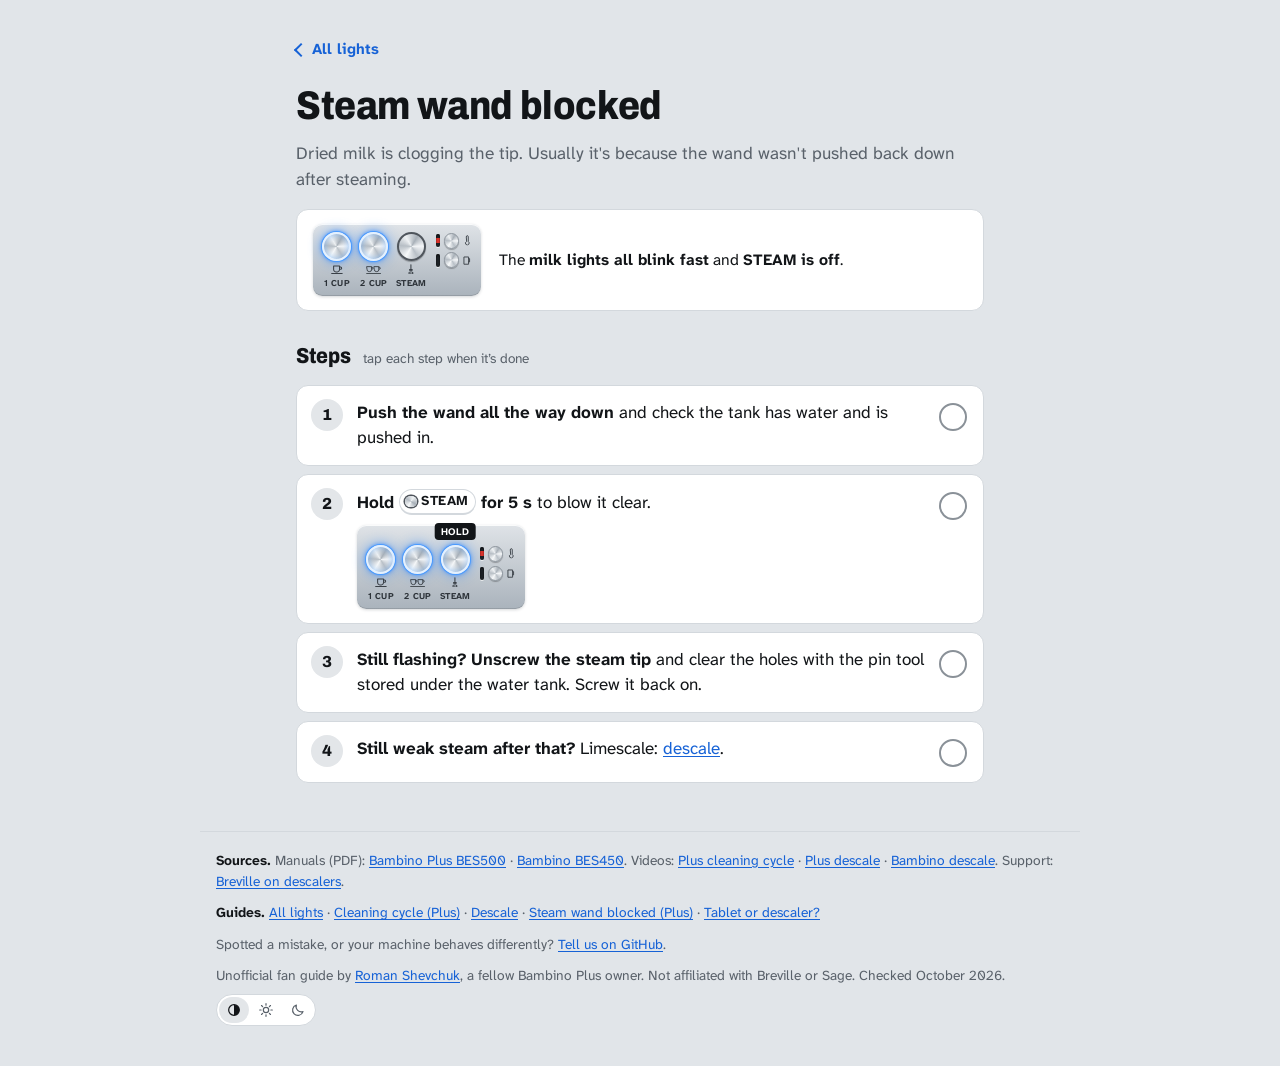
<file: steam/index.html>
<!doctype html>
<!-- Made from _index.html by tools/pages.py. Edit _index.html, then rerun. -->
<html lang="en">
<head>
<meta charset="utf-8">
<meta name="viewport" content="width=device-width,initial-scale=1,viewport-fit=cover">
<title>Bambino Plus steam wand blocked: milk lights flashing</title>
<meta name="description" content="All the milk lights blinking and STEAM off on your Breville / Sage Bambino Plus? The steam wand tip is blocked. How to clear it, step by step.">
<meta name="google-site-verification" content="-h72uJDq6njJgvBrLeFH-0oUnSeMEeEKRYChMcymmK0">
<link rel="canonical" href="https://romanshevchuk.github.io/what-my-bambino-wants/steam/">
<meta property="og:title" content="Bambino Plus steam wand blocked: milk lights flashing">
<meta property="og:description" content="All the milk lights blinking and STEAM off on your Breville / Sage Bambino Plus? The steam wand tip is blocked. How to clear it, step by step.">
<meta property="og:type" content="website">
<meta property="og:site_name" content="What does my Bambino want?">
<meta property="og:url" content="https://romanshevchuk.github.io/what-my-bambino-wants/steam/">
<meta property="og:image" content="https://romanshevchuk.github.io/what-my-bambino-wants/img/og.png">
<meta property="og:image:width" content="1200">
<meta property="og:image:height" content="630">
<meta property="og:image:alt" content="A Bambino Plus button panel with 1 CUP lit, next to the title What does my Bambino want?">
<meta name="twitter:card" content="summary_large_image">
<meta name="theme-color" content="#e1e5e9" media="(prefers-color-scheme: light)">
<meta name="theme-color" content="#0e1012" media="(prefers-color-scheme: dark)">
<link rel="icon" type="image/png" sizes="32x32" href="../img/favicon-32.png">
<link rel="apple-touch-icon" href="../img/apple-touch-icon.png">
<link rel="manifest" href="../manifest.webmanifest">
<script>try{var t=localStorage.getItem('bp-theme');if(t==='light'||t==='dark')document.documentElement.dataset.theme=t}catch(e){}</script>
<link rel="preconnect" href="https://fonts.googleapis.com">
<link rel="preconnect" href="https://fonts.gstatic.com" crossorigin>
<link rel="stylesheet" href="https://fonts.googleapis.com/css2?family=Archivo:wdth,wght@75..100,600..800&family=Atkinson+Hyperlegible+Next:ital,wght@0,400..700;1,400&display=swap">
<link rel="stylesheet" href="../css/styles.css">
<script data-goatcounter="https://rshevchuk.goatcounter.com/count" async src="https://gc.zgo.at/count.js"></script>
</head>
<body data-page="steam" data-model="plus" class="unpicked">

<svg width="0" height="0" style="position:absolute" aria-hidden="true">
  <defs>
    <symbol id="i-1" viewBox="0 0 24 16"><g fill="none" stroke="currentColor" stroke-width="1.6" stroke-linecap="round" stroke-linejoin="round"><path d="M7 3h9v5.5a3.5 3.5 0 0 1-3.5 3.5h-2A3.5 3.5 0 0 1 7 8.5z"/><path d="M16 4.5h1.4a1.8 1.8 0 0 1 0 3.6H16"/><path d="M4 14.5h16"/></g></symbol>
    <symbol id="i-2" viewBox="0 0 24 16"><g fill="none" stroke="currentColor" stroke-width="1.4" stroke-linecap="round" stroke-linejoin="round"><path d="M1.5 4h7v4.5a3 3 0 0 1-3 3h-1a3 3 0 0 1-3-3z"/><path d="M8.5 5h.8a1.4 1.4 0 0 1 0 2.8h-.8"/><path d="M12.5 4h7v4.5a3 3 0 0 1-3 3h-1a3 3 0 0 1-3-3z"/><path d="M19.5 5h.8a1.4 1.4 0 0 1 0 2.8h-.8"/><path d="M1 14.5h21"/></g></symbol>
    <symbol id="i-s" viewBox="0 0 24 16"><g fill="none" stroke="currentColor" stroke-width="1.6" stroke-linecap="round" stroke-linejoin="round"><path d="M12 1v7.5"/><path d="M10 8.5h4l-.6 2h-2.8z"/><path d="M9.6 12.6c-.8.8-.8 1.6 0 2.4M12 12.8v2.4M14.4 12.6c.8.8.8 1.6 0 2.4"/></g></symbol>
    <symbol id="i-w" viewBox="0 0 24 16"><g fill="none" stroke="currentColor" stroke-width="1.6" stroke-linecap="round" stroke-linejoin="round"><path d="M12 1.5c2.6 3.2 4.2 5.6 4.2 7.8a4.2 4.2 0 0 1-8.4 0c0-2.2 1.6-4.6 4.2-7.8z"/><path d="M4 14.5h16"/></g></symbol>
    <symbol id="i-t" viewBox="0 0 12 16"><g fill="none" stroke="currentColor" stroke-width="1.4" stroke-linecap="round"><path d="M5 2.5a1.5 1.5 0 0 1 3 0V10a2.8 2.8 0 1 1-3 0z"/></g></symbol>
    <symbol id="i-j" viewBox="0 0 12 16"><g fill="none" stroke="currentColor" stroke-width="1.4" stroke-linecap="round" stroke-linejoin="round"><path d="M2 3h6.5v11H2z"/><path d="M8.5 5.5h1.5v5H8.5"/></g></symbol>
    <symbol id="g-bowl" viewBox="0 0 24 24"><g fill="none" stroke="currentColor" stroke-width="1.8" stroke-linecap="round" stroke-linejoin="round"><path d="M5 6h14l-1.4 12.2A2 2 0 0 1 15.6 20H8.4a2 2 0 0 1-2-1.8z"/><path d="M6 11h12"/></g></symbol>
    <symbol id="g-towel" viewBox="0 0 24 24"><g fill="none" stroke="currentColor" stroke-width="1.8" stroke-linecap="round" stroke-linejoin="round"><path d="M6 4h12v14H6z"/><path d="M6 18v2h12v-2"/><path d="M6 13h12M6 15.5h12"/></g></symbol>
    <symbol id="g-cool" viewBox="0 0 24 24"><g fill="none" stroke="currentColor" stroke-width="1.8" stroke-linecap="round"><path d="M12 3v18M4.2 7.5l15.6 9M4.2 16.5l15.6-9"/><path d="M9.5 4.5L12 6l2.5-1.5M9.5 19.5L12 18l2.5 1.5"/></g></symbol>
  </defs>
</svg>

<main id="main">

<!-- ================= CLEANING CYCLE (Plus) ================= -->
<!-- ================= STEAM WAND BLOCKED (Plus) ================= -->
<section class="view" id="steam" data-only="plus">
  <a class="back" href="#home">All lights</a>
  <h1>Steam wand blocked</h1>
  <p class="sum">Dried milk is clogging the tip. Usually it's because the wand wasn't pushed back down after steaming.</p>
  <div class="signal">
    <div class="bp" data-m="plus" data-state="1:on,2:on,t:ff,f:ff" aria-hidden="true"></div>
    <p>The <b>milk lights all blink fast</b> and <b>STEAM is off</b>.</p>
  </div>

  <h2>Steps <span class="prog" data-for="steam"></span></h2>
  <ol class="steps" data-key="steam">
    <li><b>Push the wand all the way down</b> and check the tank has water and is pushed in.</li>
    <li><b>Hold <kbd>STEAM</kbd> for 5 s</b> to blow it clear.
      <div class="bp" data-m="plus" data-state="1:on,2:on,s:on" data-press="s:HOLD"></div>
    </li>
    <li><b>Still flashing? Unscrew the steam tip</b> and clear the holes with the pin tool stored under the water tank. Screw it back on.</li>
    <li><b>Still weak steam after that?</b> Limescale: <a href="#descale">descale</a>.</li>
  </ol>
  <p class="fin" data-for="steam" hidden>Steam's back. Pushing the wand down after each use keeps it clear.</p>
</section>

</main>

<footer class="foot">
  <p><b>Sources.</b> Manuals (PDF): <a href="https://assets.breville.com/BES500/BES500_USCM_IB_X25_LR.pdf">Bambino Plus BES500</a> · <a href="https://assets.breville.com/BES450/BES450_USCM_IB_M26_LR.pdf">Bambino BES450</a>. Videos: <a href="https://www.sageappliances.com/inspiration/en-gb/tutorials/the-bambino-plus/cleaning-guides/how-to-perform-a-cleaning-cycle">Plus cleaning cycle</a> · <a href="https://www.sageappliances.com/inspiration/en-gb/tutorials/the-bambino-plus/cleaning-guides/how-to-perform-a-descale">Plus descale</a> · <a href="https://www.breville.com/en-us/my-products/producthub/bes450/cleaning-guides/how-to-perform-a-descale">Bambino descale</a>. Support: <a href="https://www.breville.com/en-us/support/article/ka0QU000002WDFVYA4">Breville on descalers</a>.</p>
  <p><b>Guides.</b> <a href="../">All lights</a> · <a href="../clean/">Cleaning cycle (Plus)</a> · <a href="../descale/">Descale</a> · <a href="../steam/">Steam wand blocked (Plus)</a> · <a href="../supplies/">Tablet or descaler?</a></p>
  <p>Spotted a mistake, or your machine behaves differently? <a href="https://github.com/romanshevchuk/what-my-bambino-wants/issues">Tell us on GitHub</a>.</p>
  <div class="foot-end"><p>Unofficial fan guide by <a href="https://github.com/romanshevchuk">Roman Shevchuk</a>, a fellow Bambino Plus owner. Not affiliated with Breville or Sage. Checked October 2026.</p>
    <div class="theme" role="group" aria-label="Colours">
      <button type="button" data-theme-set="system" aria-label="Match my device" title="Match my device"><svg viewBox="0 0 24 24"><circle cx="12" cy="12" r="8"/><path d="M12 4a8 8 0 0 1 0 16z" fill="currentColor" stroke="none"/></svg></button>
      <button type="button" data-theme-set="light" aria-label="Light" title="Light"><svg viewBox="0 0 24 24"><circle cx="12" cy="12" r="4"/><path d="M12 2.5v2.2M12 19.3v2.2M2.5 12h2.2M19.3 12h2.2M5.3 5.3l1.6 1.6M17.1 17.1l1.6 1.6M5.3 18.7l1.6-1.6M17.1 6.9l1.6-1.6"/></svg></button>
      <button type="button" data-theme-set="dark" aria-label="Dark" title="Dark"><svg viewBox="0 0 24 24"><path d="M19.5 14.5A8 8 0 0 1 9.5 4.5a8 8 0 1 0 10 10z"/></svg></button>
    </div>
  </div>
</footer>

<script src="../js/app.js"></script>
</body>
</html>
</file>
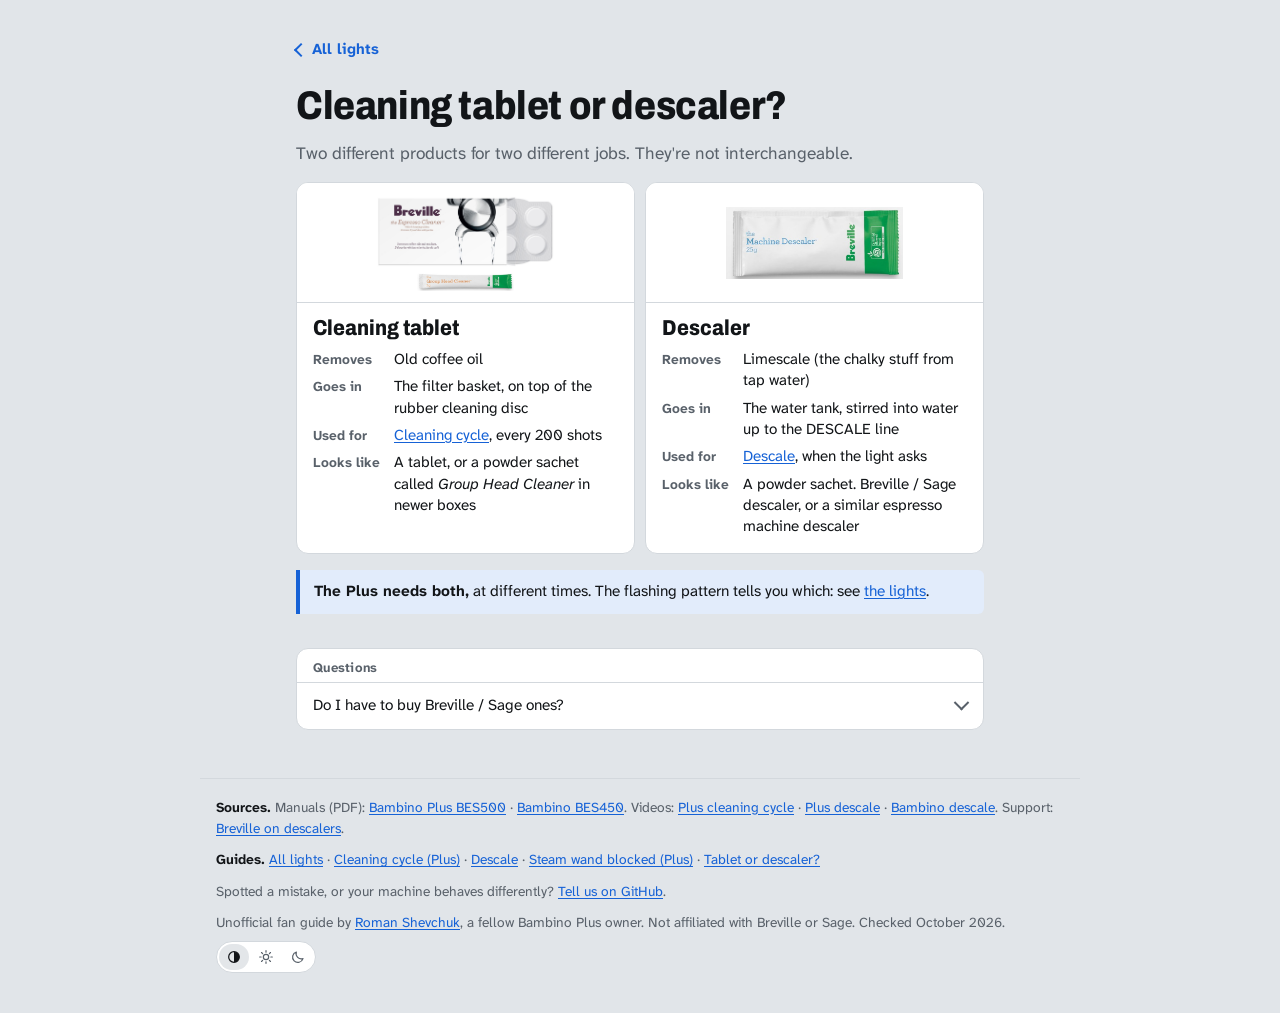
<file: supplies/index.html>
<!doctype html>
<!-- Made from _index.html by tools/pages.py. Edit _index.html, then rerun. -->
<html lang="en">
<head>
<meta charset="utf-8">
<meta name="viewport" content="width=device-width,initial-scale=1,viewport-fit=cover">
<title>Bambino cleaning tablets vs descaler: which one you need</title>
<meta name="description" content="Cleaning tablets and descaler do different jobs on a Breville / Sage Bambino or Bambino Plus. Which one your light is asking for, and where each one goes.">
<meta name="google-site-verification" content="-h72uJDq6njJgvBrLeFH-0oUnSeMEeEKRYChMcymmK0">
<link rel="canonical" href="https://romanshevchuk.github.io/what-my-bambino-wants/supplies/">
<meta property="og:title" content="Bambino cleaning tablets vs descaler: which one you need">
<meta property="og:description" content="Cleaning tablets and descaler do different jobs on a Breville / Sage Bambino or Bambino Plus. Which one your light is asking for, and where each one goes.">
<meta property="og:type" content="website">
<meta property="og:site_name" content="What does my Bambino want?">
<meta property="og:url" content="https://romanshevchuk.github.io/what-my-bambino-wants/supplies/">
<meta property="og:image" content="https://romanshevchuk.github.io/what-my-bambino-wants/img/og.png">
<meta property="og:image:width" content="1200">
<meta property="og:image:height" content="630">
<meta property="og:image:alt" content="A Bambino Plus button panel with 1 CUP lit, next to the title What does my Bambino want?">
<meta name="twitter:card" content="summary_large_image">
<meta name="theme-color" content="#e1e5e9" media="(prefers-color-scheme: light)">
<meta name="theme-color" content="#0e1012" media="(prefers-color-scheme: dark)">
<link rel="icon" type="image/png" sizes="32x32" href="../img/favicon-32.png">
<link rel="apple-touch-icon" href="../img/apple-touch-icon.png">
<link rel="manifest" href="../manifest.webmanifest">
<script>try{var t=localStorage.getItem('bp-theme');if(t==='light'||t==='dark')document.documentElement.dataset.theme=t}catch(e){}</script>
<link rel="preconnect" href="https://fonts.googleapis.com">
<link rel="preconnect" href="https://fonts.gstatic.com" crossorigin>
<link rel="stylesheet" href="https://fonts.googleapis.com/css2?family=Archivo:wdth,wght@75..100,600..800&family=Atkinson+Hyperlegible+Next:ital,wght@0,400..700;1,400&display=swap">
<link rel="stylesheet" href="../css/styles.css">
<script data-goatcounter="https://rshevchuk.goatcounter.com/count" async src="https://gc.zgo.at/count.js"></script>
</head>
<body data-page="supplies" data-model="plus" class="unpicked">

<svg width="0" height="0" style="position:absolute" aria-hidden="true">
  <defs>
    <symbol id="i-1" viewBox="0 0 24 16"><g fill="none" stroke="currentColor" stroke-width="1.6" stroke-linecap="round" stroke-linejoin="round"><path d="M7 3h9v5.5a3.5 3.5 0 0 1-3.5 3.5h-2A3.5 3.5 0 0 1 7 8.5z"/><path d="M16 4.5h1.4a1.8 1.8 0 0 1 0 3.6H16"/><path d="M4 14.5h16"/></g></symbol>
    <symbol id="i-2" viewBox="0 0 24 16"><g fill="none" stroke="currentColor" stroke-width="1.4" stroke-linecap="round" stroke-linejoin="round"><path d="M1.5 4h7v4.5a3 3 0 0 1-3 3h-1a3 3 0 0 1-3-3z"/><path d="M8.5 5h.8a1.4 1.4 0 0 1 0 2.8h-.8"/><path d="M12.5 4h7v4.5a3 3 0 0 1-3 3h-1a3 3 0 0 1-3-3z"/><path d="M19.5 5h.8a1.4 1.4 0 0 1 0 2.8h-.8"/><path d="M1 14.5h21"/></g></symbol>
    <symbol id="i-s" viewBox="0 0 24 16"><g fill="none" stroke="currentColor" stroke-width="1.6" stroke-linecap="round" stroke-linejoin="round"><path d="M12 1v7.5"/><path d="M10 8.5h4l-.6 2h-2.8z"/><path d="M9.6 12.6c-.8.8-.8 1.6 0 2.4M12 12.8v2.4M14.4 12.6c.8.8.8 1.6 0 2.4"/></g></symbol>
    <symbol id="i-w" viewBox="0 0 24 16"><g fill="none" stroke="currentColor" stroke-width="1.6" stroke-linecap="round" stroke-linejoin="round"><path d="M12 1.5c2.6 3.2 4.2 5.6 4.2 7.8a4.2 4.2 0 0 1-8.4 0c0-2.2 1.6-4.6 4.2-7.8z"/><path d="M4 14.5h16"/></g></symbol>
    <symbol id="i-t" viewBox="0 0 12 16"><g fill="none" stroke="currentColor" stroke-width="1.4" stroke-linecap="round"><path d="M5 2.5a1.5 1.5 0 0 1 3 0V10a2.8 2.8 0 1 1-3 0z"/></g></symbol>
    <symbol id="i-j" viewBox="0 0 12 16"><g fill="none" stroke="currentColor" stroke-width="1.4" stroke-linecap="round" stroke-linejoin="round"><path d="M2 3h6.5v11H2z"/><path d="M8.5 5.5h1.5v5H8.5"/></g></symbol>
    <symbol id="g-bowl" viewBox="0 0 24 24"><g fill="none" stroke="currentColor" stroke-width="1.8" stroke-linecap="round" stroke-linejoin="round"><path d="M5 6h14l-1.4 12.2A2 2 0 0 1 15.6 20H8.4a2 2 0 0 1-2-1.8z"/><path d="M6 11h12"/></g></symbol>
    <symbol id="g-towel" viewBox="0 0 24 24"><g fill="none" stroke="currentColor" stroke-width="1.8" stroke-linecap="round" stroke-linejoin="round"><path d="M6 4h12v14H6z"/><path d="M6 18v2h12v-2"/><path d="M6 13h12M6 15.5h12"/></g></symbol>
    <symbol id="g-cool" viewBox="0 0 24 24"><g fill="none" stroke="currentColor" stroke-width="1.8" stroke-linecap="round"><path d="M12 3v18M4.2 7.5l15.6 9M4.2 16.5l15.6-9"/><path d="M9.5 4.5L12 6l2.5-1.5M9.5 19.5L12 18l2.5 1.5"/></g></symbol>
  </defs>
</svg>

<main id="main">

<!-- ================= SUPPLIES ================= -->
<section class="view" id="supplies">
  <a class="back" href="#home">All lights</a>
  <h1>Cleaning tablet or descaler?</h1>
  <p class="sum">Two different products for two different jobs. They're not interchangeable.</p>

  <div class="vs">
    <div class="vs-col" data-only="plus">
      <div class="vs-ph zoom"><img src="../img/cleaning-tablets-breville.jpg" alt="Box of Breville cleaning tablets" data-cap="Cleaning tablets" loading="lazy"><img class="strip" src="../img/group-head-cleaner-breville.jpg" data-sage="../img/group-head-cleaner-sage.webp" alt="Group Head Cleaner sachet" data-cap="or a powder sachet (Group Head Cleaner)" loading="lazy"></div>
      <h2>Cleaning tablet</h2>
      <dl>
        <dt>Removes</dt><dd>Old coffee oil</dd>
        <dt>Goes in</dt><dd>The filter basket, on top of the rubber cleaning disc</dd>
        <dt>Used for</dt><dd><a href="#clean">Cleaning cycle</a>, every 200 shots</dd>
        <dt>Looks like</dt><dd>A tablet, or a powder sachet called <i>Group Head Cleaner</i> in newer boxes</dd>
      </dl>
    </div>
    <div class="vs-col">
      <div class="vs-ph zoom"><img src="../img/descaler-breville.jpg" data-sage="../img/descaler-sage.webp" alt="Machine Descaler sachet" data-cap="Descaler sachet" loading="lazy"></div>
      <h2>Descaler</h2>
      <dl>
        <dt>Removes</dt><dd>Limescale (the chalky stuff from tap water)</dd>
        <dt>Goes in</dt><dd>The water tank, stirred into water up to the DESCALE line</dd>
        <dt>Used for</dt><dd><a href="#descale"><span data-only="plus">Descale</span><span data-only="bambino">Clean &amp; descale</span></a>, when the light asks</dd>
        <dt>Looks like</dt><dd>A powder sachet. Breville / Sage descaler, or a similar espresso machine descaler</dd>
      </dl>
    </div>
  </div>
  <p class="note" data-only="bambino"><b>The Bambino only needs descaler.</b> It has no separate tablet cleaning cycle: its clean &amp; descale does both jobs.</p>
  <p class="note" data-only="plus"><b>The Plus needs both,</b> at different times. The flashing pattern tells you which: see <a href="#home">the lights</a>.</p>

  <div class="faq">
    <h2>Questions</h2>
    <details id="brands">
      <summary>Do I have to buy Breville / Sage ones?</summary>
      <div class="body">
        <p><b>No.</b> Any descaler made for espresso machines works. Breville's own sachet is made by Cafetto (it says so on the pack).</p>
        <p data-only="plus">Same for the tablets: any espresso machine cleaning tablet of about 2&nbsp;g. Breville's come from Cino Cleano.</p>
        <p>Don't swap in vinegar, kitchen citric acid or dishwasher tablets.</p>
      </div>
    </details>
  </div>
</section>

<!-- ================= CLEANING CYCLE (Plus) ================= -->
<!-- ================= STEAM WAND BLOCKED (Plus) ================= -->
</main>

<footer class="foot">
  <p><b>Sources.</b> Manuals (PDF): <a href="https://assets.breville.com/BES500/BES500_USCM_IB_X25_LR.pdf">Bambino Plus BES500</a> · <a href="https://assets.breville.com/BES450/BES450_USCM_IB_M26_LR.pdf">Bambino BES450</a>. Videos: <a href="https://www.sageappliances.com/inspiration/en-gb/tutorials/the-bambino-plus/cleaning-guides/how-to-perform-a-cleaning-cycle">Plus cleaning cycle</a> · <a href="https://www.sageappliances.com/inspiration/en-gb/tutorials/the-bambino-plus/cleaning-guides/how-to-perform-a-descale">Plus descale</a> · <a href="https://www.breville.com/en-us/my-products/producthub/bes450/cleaning-guides/how-to-perform-a-descale">Bambino descale</a>. Support: <a href="https://www.breville.com/en-us/support/article/ka0QU000002WDFVYA4">Breville on descalers</a>.</p>
  <p><b>Guides.</b> <a href="../">All lights</a> · <a href="../clean/">Cleaning cycle (Plus)</a> · <a href="../descale/">Descale</a> · <a href="../steam/">Steam wand blocked (Plus)</a> · <a href="../supplies/">Tablet or descaler?</a></p>
  <p>Spotted a mistake, or your machine behaves differently? <a href="https://github.com/romanshevchuk/what-my-bambino-wants/issues">Tell us on GitHub</a>.</p>
  <div class="foot-end"><p>Unofficial fan guide by <a href="https://github.com/romanshevchuk">Roman Shevchuk</a>, a fellow Bambino Plus owner. Not affiliated with Breville or Sage. Checked October 2026.</p>
    <div class="theme" role="group" aria-label="Colours">
      <button type="button" data-theme-set="system" aria-label="Match my device" title="Match my device"><svg viewBox="0 0 24 24"><circle cx="12" cy="12" r="8"/><path d="M12 4a8 8 0 0 1 0 16z" fill="currentColor" stroke="none"/></svg></button>
      <button type="button" data-theme-set="light" aria-label="Light" title="Light"><svg viewBox="0 0 24 24"><circle cx="12" cy="12" r="4"/><path d="M12 2.5v2.2M12 19.3v2.2M2.5 12h2.2M19.3 12h2.2M5.3 5.3l1.6 1.6M17.1 17.1l1.6 1.6M5.3 18.7l1.6-1.6M17.1 6.9l1.6-1.6"/></svg></button>
      <button type="button" data-theme-set="dark" aria-label="Dark" title="Dark"><svg viewBox="0 0 24 24"><path d="M19.5 14.5A8 8 0 0 1 9.5 4.5a8 8 0 1 0 10 10z"/></svg></button>
    </div>
  </div>
</footer>

<script src="../js/app.js"></script>
</body>
</html>
</file>
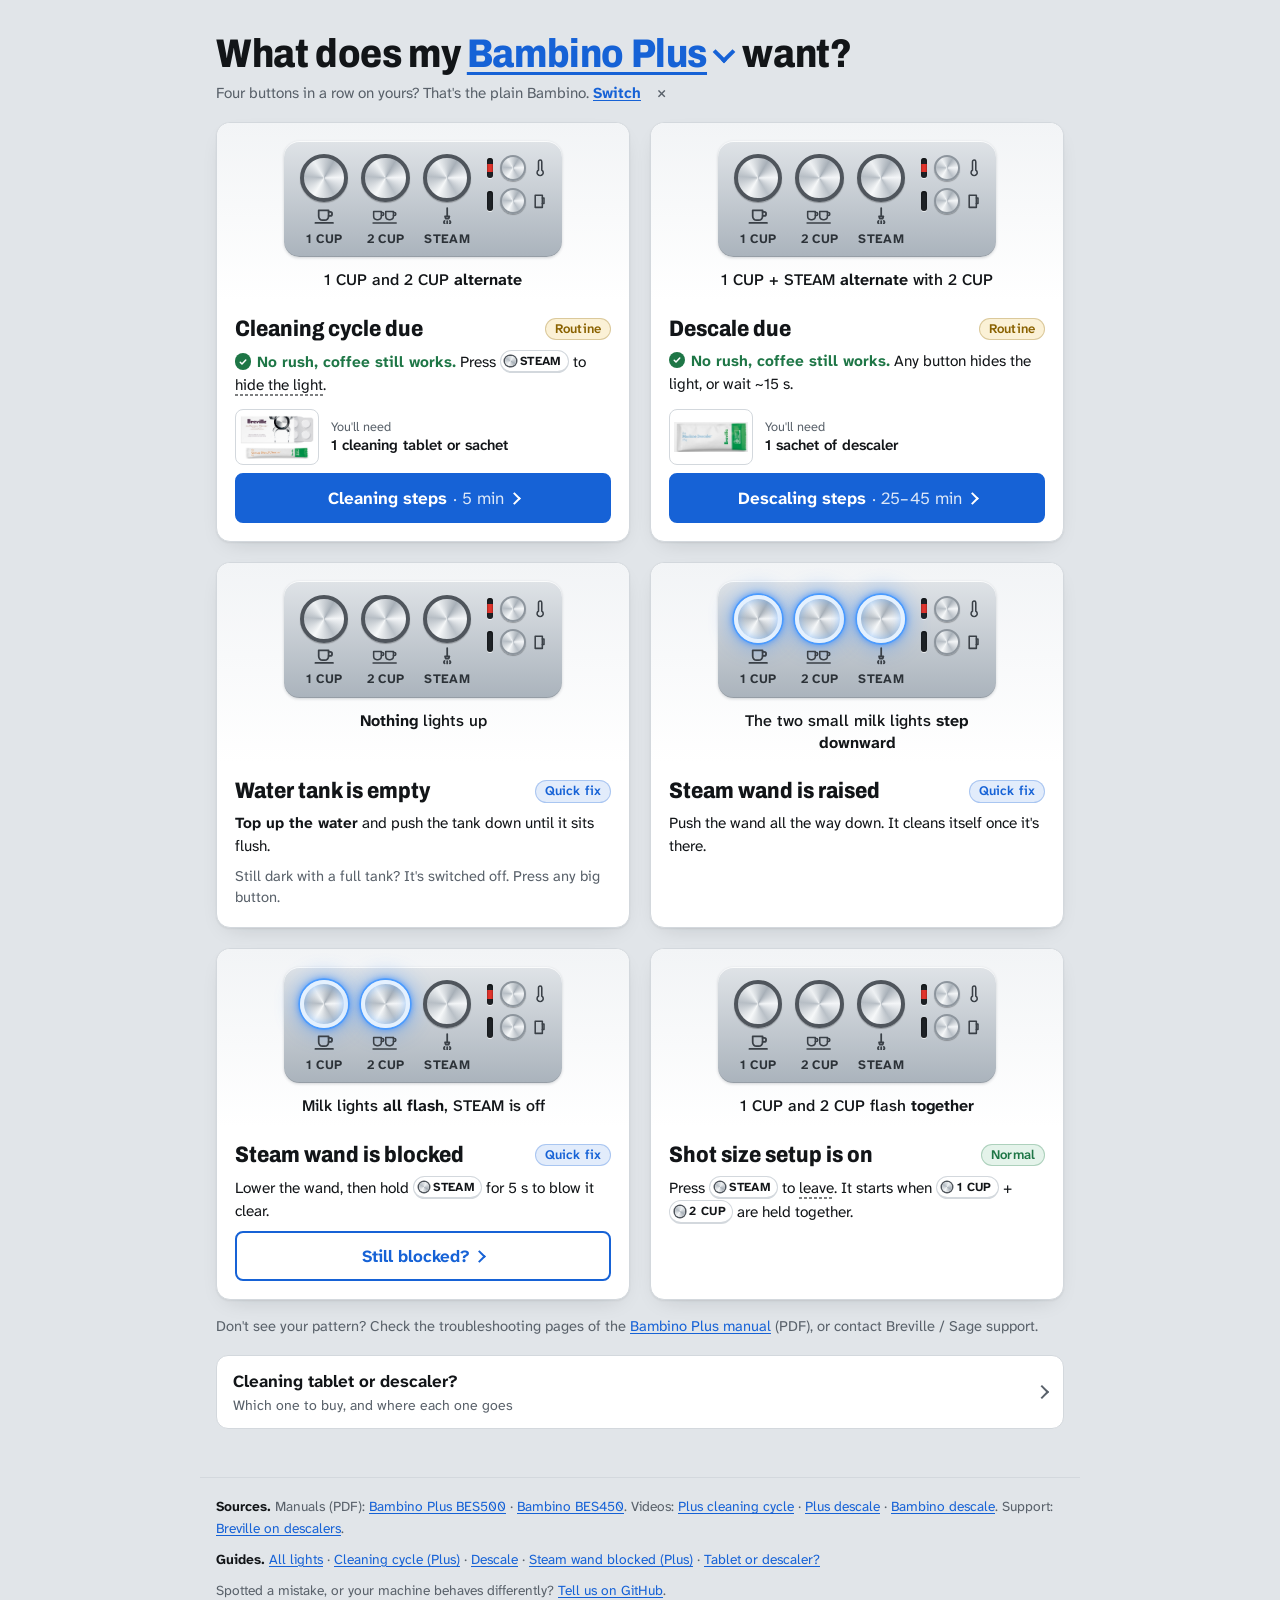
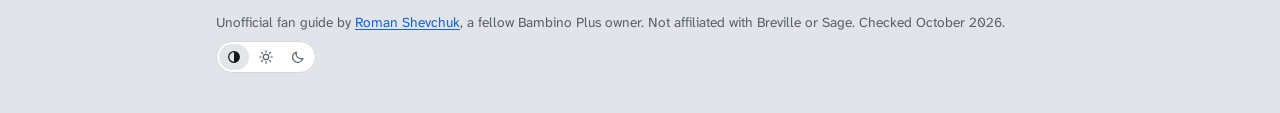
<file: _index.html>
<!doctype html>
<html lang="en">
<head>
<meta charset="utf-8">
<meta name="viewport" content="width=device-width,initial-scale=1,viewport-fit=cover">
<title>Bambino &amp; Bambino Plus flashing lights explained</title>
<meta name="description" content="Two buttons flashing or blinking on your Breville / Sage Bambino or Bambino Plus? Match the lights: cleaning, descale, empty water tank, blocked steam wand.">
<meta name="google-site-verification" content="-h72uJDq6njJgvBrLeFH-0oUnSeMEeEKRYChMcymmK0">
<link rel="canonical" href="https://romanshevchuk.github.io/what-my-bambino-wants/">
<meta property="og:title" content="What does my Bambino want?">
<meta property="og:description" content="Match the flashing lights, get the buttons to press and the tablet or powder to use.">
<meta property="og:type" content="website">
<meta property="og:site_name" content="What does my Bambino want?">
<meta property="og:url" content="https://romanshevchuk.github.io/what-my-bambino-wants/">
<meta property="og:image" content="https://romanshevchuk.github.io/what-my-bambino-wants/img/og.png">
<meta property="og:image:width" content="1200">
<meta property="og:image:height" content="630">
<meta property="og:image:alt" content="A Bambino Plus button panel with 1 CUP lit, next to the title What does my Bambino want?">
<meta name="twitter:card" content="summary_large_image">
<meta name="theme-color" content="#e1e5e9" media="(prefers-color-scheme: light)">
<meta name="theme-color" content="#0e1012" media="(prefers-color-scheme: dark)">
<link rel="icon" type="image/png" sizes="32x32" href="img/favicon-32.png">
<link rel="apple-touch-icon" href="img/apple-touch-icon.png">
<link rel="manifest" href="manifest.webmanifest">
<script>try{var t=localStorage.getItem('bp-theme');if(t==='light'||t==='dark')document.documentElement.dataset.theme=t}catch(e){}</script>
<link rel="preconnect" href="https://fonts.googleapis.com">
<link rel="preconnect" href="https://fonts.gstatic.com" crossorigin>
<link rel="stylesheet" href="https://fonts.googleapis.com/css2?family=Archivo:wdth,wght@75..100,600..800&family=Atkinson+Hyperlegible+Next:ital,wght@0,400..700;1,400&display=swap">
<link rel="stylesheet" href="css/styles.css">
<script data-goatcounter="https://rshevchuk.goatcounter.com/count" async src="https://gc.zgo.at/count.js"></script>
</head>
<body data-model="plus" class="unpicked">

<svg width="0" height="0" style="position:absolute" aria-hidden="true">
  <defs>
    <symbol id="i-1" viewBox="0 0 24 16"><g fill="none" stroke="currentColor" stroke-width="1.6" stroke-linecap="round" stroke-linejoin="round"><path d="M7 3h9v5.5a3.5 3.5 0 0 1-3.5 3.5h-2A3.5 3.5 0 0 1 7 8.5z"/><path d="M16 4.5h1.4a1.8 1.8 0 0 1 0 3.6H16"/><path d="M4 14.5h16"/></g></symbol>
    <symbol id="i-2" viewBox="0 0 24 16"><g fill="none" stroke="currentColor" stroke-width="1.4" stroke-linecap="round" stroke-linejoin="round"><path d="M1.5 4h7v4.5a3 3 0 0 1-3 3h-1a3 3 0 0 1-3-3z"/><path d="M8.5 5h.8a1.4 1.4 0 0 1 0 2.8h-.8"/><path d="M12.5 4h7v4.5a3 3 0 0 1-3 3h-1a3 3 0 0 1-3-3z"/><path d="M19.5 5h.8a1.4 1.4 0 0 1 0 2.8h-.8"/><path d="M1 14.5h21"/></g></symbol>
    <symbol id="i-s" viewBox="0 0 24 16"><g fill="none" stroke="currentColor" stroke-width="1.6" stroke-linecap="round" stroke-linejoin="round"><path d="M12 1v7.5"/><path d="M10 8.5h4l-.6 2h-2.8z"/><path d="M9.6 12.6c-.8.8-.8 1.6 0 2.4M12 12.8v2.4M14.4 12.6c.8.8.8 1.6 0 2.4"/></g></symbol>
    <symbol id="i-w" viewBox="0 0 24 16"><g fill="none" stroke="currentColor" stroke-width="1.6" stroke-linecap="round" stroke-linejoin="round"><path d="M12 1.5c2.6 3.2 4.2 5.6 4.2 7.8a4.2 4.2 0 0 1-8.4 0c0-2.2 1.6-4.6 4.2-7.8z"/><path d="M4 14.5h16"/></g></symbol>
    <symbol id="i-t" viewBox="0 0 12 16"><g fill="none" stroke="currentColor" stroke-width="1.4" stroke-linecap="round"><path d="M5 2.5a1.5 1.5 0 0 1 3 0V10a2.8 2.8 0 1 1-3 0z"/></g></symbol>
    <symbol id="i-j" viewBox="0 0 12 16"><g fill="none" stroke="currentColor" stroke-width="1.4" stroke-linecap="round" stroke-linejoin="round"><path d="M2 3h6.5v11H2z"/><path d="M8.5 5.5h1.5v5H8.5"/></g></symbol>
    <symbol id="g-bowl" viewBox="0 0 24 24"><g fill="none" stroke="currentColor" stroke-width="1.8" stroke-linecap="round" stroke-linejoin="round"><path d="M5 6h14l-1.4 12.2A2 2 0 0 1 15.6 20H8.4a2 2 0 0 1-2-1.8z"/><path d="M6 11h12"/></g></symbol>
    <symbol id="g-towel" viewBox="0 0 24 24"><g fill="none" stroke="currentColor" stroke-width="1.8" stroke-linecap="round" stroke-linejoin="round"><path d="M6 4h12v14H6z"/><path d="M6 18v2h12v-2"/><path d="M6 13h12M6 15.5h12"/></g></symbol>
    <symbol id="g-cool" viewBox="0 0 24 24"><g fill="none" stroke="currentColor" stroke-width="1.8" stroke-linecap="round"><path d="M12 3v18M4.2 7.5l15.6 9M4.2 16.5l15.6-9"/><path d="M9.5 4.5L12 6l2.5-1.5M9.5 19.5L12 18l2.5 1.5"/></g></symbol>
  </defs>
</svg>

<main id="main">

<!-- ================= HOME ================= -->
<section class="view" id="home">

  <div class="mm">
    <h1>What does my <button type="button" class="mm-btn" aria-expanded="false" aria-controls="mm-menu" aria-label="Change machine, currently Bambino Plus"><span class="cur-model">Bambino Plus</span></button> want?</h1>
    <div class="mm-menu" id="mm-menu" role="group" aria-label="My machine" hidden>
      <button type="button" class="mm-opt" data-set-model="bambino"><span class="bp" data-m="bambino" aria-hidden="true"></span><b>Bambino</b><span>4 buttons in a row · BES450 / SES450</span></button>
      <button type="button" class="mm-opt" data-set-model="plus"><span class="bp" data-m="plus" aria-hidden="true"></span><b>Bambino Plus</b><span>3 buttons + 2 milk lights · BES500 / SES500</span></button>
      <p class="mm-note">Breville (US, Canada) and Sage (UK, Europe, Australia) are the same machines.</p>
    </div>
    <p class="mm-hint">
      <span data-only="plus">Four buttons in a row on yours? That's the plain Bambino. <button type="button" data-set-model="bambino">Switch</button></span>
      <span data-only="bambino">Only three big buttons on yours? That's the Plus. <button type="button" data-set-model="plus">Switch</button></span>
      <button type="button" class="mm-ok" aria-label="Hide this note">×</button>
    </p>
  </div>

  <!-- Plus lights -->
  <div class="lights" data-only="plus">
    <article class="lc" data-urg="soon">
      <div class="lc-pic"><div class="bp" data-m="plus" data-state="1:fa,2:fb" role="img" aria-label="1 CUP and 2 CUP flash in turn"></div><p class="seen">1 CUP and 2 CUP <b>alternate</b></p></div>
      <div class="lc-body">
        <h3>Cleaning cycle due</h3>
        <p class="last" data-last="clean" hidden></p>
        <p class="keep"><b>No rush, coffee still works.</b> Press <kbd>STEAM</kbd> to <span class="tq" tabindex="0" data-tip="Owners' tip, not in Breville's manual. The light comes back next time you switch on.">hide the light</span>.</p>
        <p class="need-line"><button type="button" class="thumb zoom" aria-label="Show the cleaning tablet and sachet"><img src="img/cleaning-tablets-breville.jpg" alt="Box of Breville cleaning tablets" data-cap="Cleaning tablets" loading="lazy"><img class="strip" src="img/group-head-cleaner-breville.jpg" data-sage="img/group-head-cleaner-sage.webp" alt="Group Head Cleaner sachet" data-cap="or a powder sachet (Group Head Cleaner)" loading="lazy"></button><span class="nl"><span>You'll need</span><b>1 cleaning tablet or sachet</b></span></p>
        <a class="go" href="#clean">Cleaning steps <span class="dur">· 5 min</span></a>
      </div>
    </article>
    <article class="lc" data-urg="soon">
      <div class="lc-pic"><div class="bp" data-m="plus" data-state="1:fa,2:fb,s:fa" role="img" aria-label="1 CUP and STEAM flash together, alternating with 2 CUP"></div><p class="seen">1 CUP + STEAM <b>alternate</b> with 2 CUP</p></div>
      <div class="lc-body">
        <h3>Descale due</h3>
        <p class="last" data-last="descale-plus" hidden></p>
        <p class="keep"><b>No rush, coffee still works.</b> Any button hides the light, or wait ~15&nbsp;s.</p>
        <p class="need-line"><button type="button" class="thumb zoom" aria-label="Show the descaler sachet"><img src="img/descaler-breville.jpg" data-sage="img/descaler-sage.webp" alt="Machine Descaler sachet" data-cap="Descaler sachet" loading="lazy"></button><span class="nl"><span>You'll need</span><b>1 sachet of descaler</b></span></p>
        <a class="go" href="#descale">Descaling steps <span class="dur">· 25–45 min</span></a>
      </div>
    </article>
    <article class="lc" data-urg="now">
      <div class="lc-pic"><div class="bp" data-m="plus" role="img" aria-label="No buttons lit"></div><p class="seen"><b>Nothing</b> lights up</p></div>
      <div class="lc-body">
        <h3>Water tank is empty</h3>
        <p><b>Top up the water</b> and push the tank down until it sits flush.</p>
        <p class="aside">Still dark with a full tank? It's switched off. Press any big button.</p>
      </div>
    </article>
    <article class="lc" data-urg="now">
      <div class="lc-pic"><div class="bp" data-m="plus" data-state="1:on,2:on,s:on,t:fa,f:fb" role="img" aria-label="Milk temperature and foam lights step downward"></div><p class="seen">The two small milk lights <b>step downward</b></p></div>
      <div class="lc-body">
        <h3>Steam wand is raised</h3>
        <p>Push the wand all the way down. It cleans itself once it's there.</p>
      </div>
    </article>
    <article class="lc" data-urg="now">
      <div class="lc-pic"><div class="bp" data-m="plus" data-state="1:on,2:on,t:ff,f:ff" role="img" aria-label="Milk lights all flash, STEAM is off"></div><p class="seen">Milk lights <b>all flash</b>, STEAM is off</p></div>
      <div class="lc-body">
        <h3>Steam wand is blocked</h3>
        <p>Lower the wand, then hold <kbd>STEAM</kbd> for 5 s to blow it clear.</p>
        <a class="go alt" href="#steam">Still blocked?</a>
      </div>
    </article>
    <article class="lc" data-urg="fine">
      <div class="lc-pic"><div class="bp" data-m="plus" data-state="1:fa,2:fa" role="img" aria-label="1 CUP and 2 CUP flash together"></div><p class="seen">1 CUP and 2 CUP flash <b>together</b></p></div>
      <div class="lc-body">
        <h3>Shot size setup is on</h3>
        <p>Press <kbd>STEAM</kbd> to <span class="tq" tabindex="0" data-tip="From the plain Bambino manual; the Plus manual doesn't say. If it stays on, switch the machine off and on: nothing is saved until you pull a shot.">leave</span>. It starts when <kbd>1 CUP</kbd> + <kbd>2 CUP</kbd> are held together.</p>
      </div>
    </article>
  </div>

  <!-- Bambino lights -->
  <div class="lights" data-only="bambino">
    <article class="lc" data-urg="soon">
      <div class="lc-pic"><div class="bp" data-m="bambino" data-state="2:fa" role="img" aria-label="2 CUP flashes continuously"></div><p class="seen">2 CUP <b>keeps flashing</b></p></div>
      <div class="lc-body">
        <h3>Clean &amp; descale due</h3>
        <p class="last" data-last="descale-bambino" hidden></p>
        <p class="keep"><b>No rush, coffee still works.</b> Any button hides the light.</p>
        <p class="need-line"><button type="button" class="thumb zoom" aria-label="Show the descaler sachet"><img src="img/descaler-breville.jpg" data-sage="img/descaler-sage.webp" alt="Machine Descaler sachet" data-cap="Descaler sachet" loading="lazy"></button><span class="nl"><span>You'll need</span><b>1 sachet of descaler</b></span></p>
        <a class="go" href="#descale">Clean &amp; descale steps <span class="dur">· 25 min</span></a>
      </div>
    </article>
    <article class="lc" data-urg="now">
      <div class="lc-pic"><div class="bp" data-m="bambino" data-state="1:ff,2:ff,w:ff,s:ff" role="img" aria-label="All lights flash quickly"></div><p class="seen">All lights flash <b>6 times</b></p></div>
      <div class="lc-body">
        <h3>Water tank is empty</h3>
        <p><b>Top up the water</b> and push the tank down until it sits flush.</p>
      </div>
    </article>
    <article class="lc" data-urg="fine">
      <div class="lc-pic"><div class="bp" data-m="bambino" data-state="1:fa,2:fa" role="img" aria-label="1 CUP and 2 CUP blink together"></div><p class="seen">1 CUP and 2 CUP blink <b>while the wand spits water</b></p></div>
      <div class="lc-body">
        <h3>Steam wand is clearing itself</h3>
        <p>It stops on its own.</p>
      </div>
    </article>
    <article class="lc" data-urg="fine">
      <div class="lc-pic"><div class="bp" data-m="bambino" data-state="1:fa,2:fa" role="img" aria-label="1 CUP and 2 CUP flash after holding both"></div><p class="seen">1 CUP and 2 CUP flash <b>together</b></p></div>
      <div class="lc-body">
        <h3>Shot size setup is on</h3>
        <p>Press <kbd>STEAM</kbd>, or wait 30 s, to leave. It starts when <kbd>1 CUP</kbd> + <kbd>2 CUP</kbd> are held together.</p>
      </div>
    </article>
  </div>

  <p class="hint">Don't see your pattern? Check the troubleshooting pages of the <a data-only="plus" href="https://assets.breville.com/BES500/BES500_USCM_IB_X25_LR.pdf">Bambino Plus manual</a><a data-only="bambino" href="https://assets.breville.com/BES450/BES450_USCM_IB_M26_LR.pdf">Bambino manual</a> (PDF), or contact Breville / Sage support.</p>
  <a class="supplies-link" href="#supplies"><b>Cleaning tablet or descaler?</b><span>Which one to buy, and where each one goes</span></a>

</section>

<!-- ================= SUPPLIES ================= -->
<section class="view" id="supplies">
  <a class="back" href="#home">All lights</a>
  <h1>Cleaning tablet or descaler?</h1>
  <p class="sum">Two different products for two different jobs. They're not interchangeable.</p>

  <div class="vs">
    <div class="vs-col" data-only="plus">
      <div class="vs-ph zoom"><img src="img/cleaning-tablets-breville.jpg" alt="Box of Breville cleaning tablets" data-cap="Cleaning tablets" loading="lazy"><img class="strip" src="img/group-head-cleaner-breville.jpg" data-sage="img/group-head-cleaner-sage.webp" alt="Group Head Cleaner sachet" data-cap="or a powder sachet (Group Head Cleaner)" loading="lazy"></div>
      <h2>Cleaning tablet</h2>
      <dl>
        <dt>Removes</dt><dd>Old coffee oil</dd>
        <dt>Goes in</dt><dd>The filter basket, on top of the rubber cleaning disc</dd>
        <dt>Used for</dt><dd><a href="#clean">Cleaning cycle</a>, every 200 shots</dd>
        <dt>Looks like</dt><dd>A tablet, or a powder sachet called <i>Group Head Cleaner</i> in newer boxes</dd>
      </dl>
    </div>
    <div class="vs-col">
      <div class="vs-ph zoom"><img src="img/descaler-breville.jpg" data-sage="img/descaler-sage.webp" alt="Machine Descaler sachet" data-cap="Descaler sachet" loading="lazy"></div>
      <h2>Descaler</h2>
      <dl>
        <dt>Removes</dt><dd>Limescale (the chalky stuff from tap water)</dd>
        <dt>Goes in</dt><dd>The water tank, stirred into water up to the DESCALE line</dd>
        <dt>Used for</dt><dd><a href="#descale"><span data-only="plus">Descale</span><span data-only="bambino">Clean &amp; descale</span></a>, when the light asks</dd>
        <dt>Looks like</dt><dd>A powder sachet. Breville / Sage descaler, or a similar espresso machine descaler</dd>
      </dl>
    </div>
  </div>
  <p class="note" data-only="bambino"><b>The Bambino only needs descaler.</b> It has no separate tablet cleaning cycle: its clean &amp; descale does both jobs.</p>
  <p class="note" data-only="plus"><b>The Plus needs both,</b> at different times. The flashing pattern tells you which: see <a href="#home">the lights</a>.</p>

  <div class="faq">
    <h2>Questions</h2>
    <details id="brands">
      <summary>Do I have to buy Breville / Sage ones?</summary>
      <div class="body">
        <p><b>No.</b> Any descaler made for espresso machines works. Breville's own sachet is made by Cafetto (it says so on the pack).</p>
        <p data-only="plus">Same for the tablets: any espresso machine cleaning tablet of about 2&nbsp;g. Breville's come from Cino Cleano.</p>
        <p>Don't swap in vinegar, kitchen citric acid or dishwasher tablets.</p>
      </div>
    </details>
  </div>
</section>

<!-- ================= CLEANING CYCLE (Plus) ================= -->
<section class="view" id="clean" data-only="plus">
  <a class="back" href="#home">All lights</a>
  <h1>Cleaning cycle</h1>
  <p class="sum">Washes old coffee oil out of the group head (where the handle locks in), using a cleaning tablet or sachet.</p>
  <div class="signal">
    <div class="bp" data-m="plus" data-state="1:fa,2:fb" aria-hidden="true"></div>
    <div><p>Due when <b>1 CUP and 2 CUP take turns flashing</b>, about every 200 shots.</p>
    <p class="aside">Rinses with the <kbd>1 CUP</kbd> button <span class="tq" tabindex="0" data-tip="Likely, not confirmed. The manual has you rinse with 1 CUP, the same button as a shot, and the machine can't see whether there's coffee in the handle.">may count too</span>, so if you rinse before or after each shot, it can come round sooner.</p>
    <p>Takes <b>about 5 min</b>.</p>
    <p class="last" data-last="clean" hidden></p></div>
  </div>

  <h2>You need</h2>
  <div class="need four">
    <figure><div class="ph zoom"><img src="img/cleaning-tablets-breville.jpg" alt="Box of Breville cleaning tablets" data-cap="Cleaning tablets" loading="lazy"><img class="strip" src="img/group-head-cleaner-breville.jpg" data-sage="img/group-head-cleaner-sage.webp" alt="Group Head Cleaner sachet" data-cap="or a powder sachet (Group Head Cleaner)" loading="lazy"></div>
      <figcaption><b>1 cleaning tablet or sachet</b><span>Not the descaler. <a href="#supplies">What's the difference?</a></span></figcaption></figure>
    <figure><div class="ph zoom"><img src="img/cleaning-disk.jpg" alt="Round black rubber cleaning disc" data-cap="Cleaning disc" loading="lazy"></div>
      <figcaption><b>Cleaning disc</b><span>The round rubber disc from the box</span></figcaption></figure>
    <figure><div class="ph zoom"><img src="img/basket-single-cup.jpg" alt="Small single wall filter basket" data-cap="1 CUP single wall basket" loading="lazy"></div>
      <figcaption><b>1 CUP basket</b><span>The small one, single wall if you have it. <a href="#baskets">Which is it?</a></span></figcaption></figure>
    <figure><div class="ph ic"><svg class="gi" aria-hidden="true"><use href="#g-towel"/></svg></div>
      <figcaption><b>A towel</b><span>The drip tray can overflow</span></figcaption></figure>
  </div>

  <p class="note warn"><b>Hold 1 CUP + 2 CUP only with the machine ON.</b> With it off, that hold resets your shot sizes instead. <a href="#reset">Did that by accident?</a></p>

  <h2>Steps <span class="prog" data-for="clean"></span></h2>
  <p class="lede">A few minutes of setup. The machine does the rest.</p>
  <ol class="steps" data-key="clean">
    <li><b>Fill the handle:</b> the small 1 CUP basket, the rubber disc pressed into the bottom of it, then the tablet (or the sachet's powder) on top. Lock it in as if making coffee.
      <div class="layers">
        <figure class="zoom tap"><img src="img/handle-1-basket.jpg" data-cap="1 · The 1 CUP basket in the handle" alt="Handle with the small 1 CUP basket in it" loading="lazy"><figcaption>1 · Basket</figcaption></figure>
        <figure class="zoom tap"><img src="img/handle-2-disc.jpg" data-cap="2 · The disc pressed into the bottom" alt="Rubber disc sitting in the bottom of the basket" loading="lazy"><figcaption>2 · Disc</figcaption></figure>
        <figure class="zoom tap"><img src="img/handle-3-tablet.jpg" data-cap="3 · The tablet on top" alt="White tablet on top of the disc" loading="lazy"><figcaption>3 · Tablet</figcaption></figure>
      </div>
    </li>
    <li><b>Empty the drip tray, push it all the way in, and lay the towel under the front.</b> With the disc in, almost no water comes out of the handle: it goes into the tray. So the 2 L container from the manual barely catches anything.
      <p class="tip"><b>Tray filling up?</b> The cycle pauses a few times. Slide the tray out during a pause, empty it, push it back. Careful, the water is hot. <i>(Owners' tip, not from the manual.)</i></p></li>
    <li><b>Fill the water tank to MAX</b> and push it down firmly.</li>
    <li><b>With the machine on, hold <kbd>1 CUP</kbd> + <kbd>2 CUP</kbd> for 5 s.</b> Both stay lit.
      <div class="bp" data-m="plus" data-state="1:on,2:on" data-press="1:HOLD,2:HOLD"></div>
    </li>
    <li><b>Press <kbd>1 CUP</kbd> or <kbd>2 CUP</kbd> once</b> to start. They take turns flashing while it runs.
      <div class="bp" data-m="plus" data-state="1:fa,2:fb"></div>
    </li>
    <li><b>Done when the buttons stop flashing</b> and stay lit. Empty and rinse the drip tray, then rinse the handle and disc. Tablet still there? Run it again.</li>
  </ol>
  <p class="fin" data-for="clean" hidden>That's it. The light will ask again in about 200 shots.</p>

  <div class="faq">
    <h2>Questions</h2>
    <details>
      <summary>Can I clean before the light asks?</summary>
      <div class="body"><p>Yes, with a different combo, and this one is done with the machine <b>off</b>. Do steps 1–3, turn the machine off (<kbd>1 CUP</kbd> + <kbd>STEAM</kbd>), then hold <kbd>2 CUP</kbd> + <kbd>STEAM</kbd> for 5 s. That opens the same cleaning mode, so press <kbd>1 CUP</kbd> or <kbd>2 CUP</kbd> to start, as in step 5.</p></div>
    </details>
    <details id="baskets">
      <summary>Which one is the 1 CUP single wall basket?</summary>
      <div class="body">
        <figure class="baskets zoom tap big"><img src="img/baskets.jpg" data-cap="Left to right: 1 CUP single wall (the one you need), 2 CUP single wall, 1 CUP dual wall, 2 CUP dual wall" alt="The four baskets, upside down: small single wall, big single wall, small dual wall, big dual wall" loading="lazy">
          <figcaption><span class="pick">1 CUP single wall</span><span>2 CUP single wall</span><span>1 CUP dual wall</span><span>2 CUP dual wall</span></figcaption></figure>
        <p>The smaller, shallower one with holes across its whole bottom. The dual wall ones say <i>DUAL WALL</i> underneath. The disc is shaped to seal inside the small basket.</p>
      <p>Only got dual wall baskets? Older boxes came without single wall ones. Use the 1 CUP dual wall basket: that's what those manuals mean.</p>
      </div>
    </details>
    <details id="reset">
      <summary>Reset your shot sizes by accident?</summary>
      <div class="body">
        <p>They're back to the factory amounts: about 30&nbsp;ml for 1 CUP and 60&nbsp;ml for 2 CUP. To set your own again:</p>
        <ol>
          <li>With the machine on, hold <kbd>1 CUP</kbd> + <kbd>2 CUP</kbd> for 2 s. Both flash.</li>
          <li>With coffee in the handle as usual, press <kbd>1 CUP</kbd> to start.</li>
          <li>Press <kbd>1 CUP</kbd> again when the cup has enough. That amount is saved.</li>
        </ol>
        <p>Same for <kbd>2 CUP</kbd>.</p>
      </div>
    </details>
    <details>
      <summary>Lost the cleaning disc?</summary>
      <div class="body"><p>Any <b>54&nbsp;mm</b> cleaning disc works (also sold as a blind or backflush disc). Check the size before buying: the common 58&nbsp;mm ones don't fit.</p></div>
    </details>
    <details>
      <summary>The light is still flashing after the cycle</summary>
      <div class="body">
        <p>Check the cycle ran to the end and that you started it with the machine on.</p>
        <p>Owners report that unplugging for ~10 minutes sometimes clears a stuck alert. That's forum advice, not from the manual.</p>
      </div>
    </details>
  </div>
</section>

<!-- ================= DESCALE ================= -->
<section class="view" id="descale">
  <a class="back" href="#home">All lights</a>
  <h1><span data-only="plus">Descale</span><span data-only="bambino">Clean &amp; descale</span></h1>
  <p class="sum">Dissolves limescale inside the machine.<span data-only="bambino"> The Bambino has no separate cleaning cycle: this one does both.</span></p>
  <div class="signal">
    <div class="bp" data-m="plus" data-only="plus" data-state="1:fa,2:fb,s:fa" aria-hidden="true"></div>
    <div class="bp" data-m="bambino" data-only="bambino" data-state="2:fa" aria-hidden="true"></div>
    <div data-only="plus"><p>Due when <b>1 CUP + STEAM take turns with 2 CUP</b>.</p>
    <p>Takes <b>about 25 min</b>. Just made coffee? Add up to 20&nbsp;min for it to cool first.</p>
    <p class="last" data-last="descale-plus" hidden></p></div>
    <div data-only="bambino"><p>Due when <b>2 CUP keeps blinking</b>.</p>
    <p>Takes <b>about 25 min</b>.</p>
    <p class="last" data-last="descale-bambino" hidden></p></div>
  </div>

  <h2>You need</h2>
  <div class="need">
    <figure><div class="ph zoom"><img src="img/descaler-breville.jpg" data-sage="img/descaler-sage.webp" alt="Machine Descaler sachet" data-cap="Descaler sachet" loading="lazy"></div>
      <figcaption><b>1 sachet of descaler</b><span>Not a cleaning tablet. <a href="#supplies">What's the difference?</a></span></figcaption></figure>
    <figure><div class="ph ic"><svg class="gi" aria-hidden="true"><use href="#g-bowl"/></svg></div>
      <figcaption><b>A 2 L bowl or jug</b><span>Catches the waste water</span></figcaption></figure>
    <figure data-only="plus"><div class="ph ic"><svg class="gi" aria-hidden="true"><use href="#g-cool"/></svg></div>
      <figcaption><b>A cold machine</b><span>Just made coffee? Switch off, wait up to 20 min</span></figcaption></figure>
  </div>

  <p class="note warn"><b>Leave the tank and drip tray in while it runs.</b> Pulling them out mid-cycle can let out hot steam. The tank only comes out at the pause, to refill.</p>
  <p class="note" data-only="plus"><b>Both cleaning and descale due?</b> Descale first, rinse the tank, then run the cleaning cycle with fresh water.</p>

  <h2 data-only="plus">Steps <span class="prog" data-for="descale-plus"></span></h2>
  <p class="lede" data-only="plus">You're only needed at the start, once halfway to refill, and at the end.</p>
  <ol class="steps" data-key="descale-plus" data-only="plus">
    <li><b>Turn the machine off</b> (<kbd>1 CUP</kbd> + <kbd>STEAM</kbd>).
      <p class="tip"><b>Just made coffee?</b> It needs to cool first. Do the next two steps meanwhile, then check the metal around the handle feels cool (up to 20 min). Already cold? Carry straight on.</p></li>
    <li><b>Empty the drip tray</b> and put it back. Set the bowl under the group head and the steam wand.</li>
    <li><b>Take out the water filter</b> if you use one. <b>Fill the tank to the DESCALE line</b> (the 1000 mark) and stir in the powder.
      <img class="step-ph" src="img/water-tank-descale.jpg" alt="Water tank with an arrow at the DESCALE line, marked 1000" loading="lazy"></li>
    <li><b>Hold <kbd>1 CUP</kbd> + <kbd>STEAM</kbd> for 5 s</b> while it's off. Those two light up.
      <div class="bp" data-m="plus" data-state="1:on,s:on" data-press="1:HOLD,s:HOLD"></div>
    </li>
    <li><b>Press <kbd>1 CUP</kbd> or <kbd>STEAM</kbd></b> to start. They take turns flashing the whole time.
      <div class="bp" data-m="plus" data-state="1:fa,s:fb"></div>
    </li>
    <li><b>It pauses when the tank runs out.</b> Refill to MAX with plain water, empty the bowl, put both back.</li>
    <li><b>When <kbd>1 CUP</kbd> and <kbd>STEAM</kbd> light up again, press either one</b> to start the rinse.</li>
    <li><b>Done when the lights go out</b> (standby). Empty the bowl, rinse and dry the tray and tank, put the filter back.</li>
  </ol>
  <p class="fin" data-for="descale-plus" data-only="plus" hidden>All done. Back to coffee. <span>Cleaning light flashing too? <a href="#clean">Cleaning steps</a></span></p>

  <h2 data-only="bambino">Steps <span class="prog" data-for="descale-bambino"></span></h2>
  <p class="lede" data-only="bambino">You're only needed at the start, once halfway to refill, and at the end.</p>
  <ol class="steps" data-key="descale-bambino" data-only="bambino">
    <li><b>Empty the drip tray</b> and put it back.</li>
    <li><b>Fill the tank to the DESCALE line</b> and stir in the descaling powder.</li>
    <li><b>Set the bowl</b> under the group head and the steam wand.</li>
    <li><b>Hold <kbd>2 CUP</kbd> + <kbd>STEAM</kbd> for 5 s</b> to start. 2 CUP flashes the whole cycle.
      <div class="bp" data-m="bambino" data-state="2:on,s:on" data-press="2:HOLD,s:HOLD"></div>
    </li>
    <li><b>It pauses when the tank runs out.</b> Rinse the tank, refill to MAX, empty the bowl, put both back.</li>
    <li><b>Press <kbd>2 CUP</kbd></b> to rinse.
      <div class="bp" data-m="bambino" data-state="2:fa"></div>
    </li>
    <li><b>Done when 2 CUP stops flashing.</b> Empty the bowl, rinse and dry the drip tray and tank.</li>
  </ol>
  <p class="fin" data-for="descale-bambino" data-only="bambino" hidden>All done. Back to coffee.</p>

  <div class="faq">
    <h2>Questions</h2>
    <details>
      <summary>How often should I descale?</summary>
      <div class="body"><p>Follow the light: the manual gives no fixed schedule. Hard water means more often. Slow flow, weak steam or lukewarm coffee are early signs.</p></div>
    </details>
    <details>
      <summary>Can I use vinegar or citric acid?</summary>
      <div class="body"><p>No. <a href="https://www.breville.com/en-us/support/article/ka0QU000002WDFVYA4">Breville says</a> not to use vinegar, and to use only a descaler made for the machine. Kitchen citric acid isn't one either. Breville / Sage descaler, or another espresso machine descaler, is the safe choice.</p></div>
    </details>
    <details data-only="bambino">
      <summary>My machine doesn't react to that button combo</summary>
      <div class="body"><p>These steps are from the current BES450 manual. Older units can differ: check the manual that came with yours, or Breville's descale video (linked at the bottom).</p></div>
    </details>
  </div>
</section>

<!-- ================= STEAM WAND BLOCKED (Plus) ================= -->
<section class="view" id="steam" data-only="plus">
  <a class="back" href="#home">All lights</a>
  <h1>Steam wand blocked</h1>
  <p class="sum">Dried milk is clogging the tip. Usually it's because the wand wasn't pushed back down after steaming.</p>
  <div class="signal">
    <div class="bp" data-m="plus" data-state="1:on,2:on,t:ff,f:ff" aria-hidden="true"></div>
    <p>The <b>milk lights all blink fast</b> and <b>STEAM is off</b>.</p>
  </div>

  <h2>Steps <span class="prog" data-for="steam"></span></h2>
  <ol class="steps" data-key="steam">
    <li><b>Push the wand all the way down</b> and check the tank has water and is pushed in.</li>
    <li><b>Hold <kbd>STEAM</kbd> for 5 s</b> to blow it clear.
      <div class="bp" data-m="plus" data-state="1:on,2:on,s:on" data-press="s:HOLD"></div>
    </li>
    <li><b>Still flashing? Unscrew the steam tip</b> and clear the holes with the pin tool stored under the water tank. Screw it back on.</li>
    <li><b>Still weak steam after that?</b> Limescale: <a href="#descale">descale</a>.</li>
  </ol>
  <p class="fin" data-for="steam" hidden>Steam's back. Pushing the wand down after each use keeps it clear.</p>
</section>

</main>

<footer class="foot">
  <p><b>Sources.</b> Manuals (PDF): <a href="https://assets.breville.com/BES500/BES500_USCM_IB_X25_LR.pdf">Bambino Plus BES500</a> · <a href="https://assets.breville.com/BES450/BES450_USCM_IB_M26_LR.pdf">Bambino BES450</a>. Videos: <a href="https://www.sageappliances.com/inspiration/en-gb/tutorials/the-bambino-plus/cleaning-guides/how-to-perform-a-cleaning-cycle">Plus cleaning cycle</a> · <a href="https://www.sageappliances.com/inspiration/en-gb/tutorials/the-bambino-plus/cleaning-guides/how-to-perform-a-descale">Plus descale</a> · <a href="https://www.breville.com/en-us/my-products/producthub/bes450/cleaning-guides/how-to-perform-a-descale">Bambino descale</a>. Support: <a href="https://www.breville.com/en-us/support/article/ka0QU000002WDFVYA4">Breville on descalers</a>.</p>
  <p><b>Guides.</b> <a href="./">All lights</a> · <a href="clean/">Cleaning cycle (Plus)</a> · <a href="descale/">Descale</a> · <a href="steam/">Steam wand blocked (Plus)</a> · <a href="supplies/">Tablet or descaler?</a></p>
  <p>Spotted a mistake, or your machine behaves differently? <a href="https://github.com/romanshevchuk/what-my-bambino-wants/issues">Tell us on GitHub</a>.</p>
  <div class="foot-end"><p>Unofficial fan guide by <a href="https://github.com/romanshevchuk">Roman Shevchuk</a>, a fellow Bambino Plus owner. Not affiliated with Breville or Sage. Checked October 2026.</p>
    <div class="theme" role="group" aria-label="Colours">
      <button type="button" data-theme-set="system" aria-label="Match my device" title="Match my device"><svg viewBox="0 0 24 24"><circle cx="12" cy="12" r="8"/><path d="M12 4a8 8 0 0 1 0 16z" fill="currentColor" stroke="none"/></svg></button>
      <button type="button" data-theme-set="light" aria-label="Light" title="Light"><svg viewBox="0 0 24 24"><circle cx="12" cy="12" r="4"/><path d="M12 2.5v2.2M12 19.3v2.2M2.5 12h2.2M19.3 12h2.2M5.3 5.3l1.6 1.6M17.1 17.1l1.6 1.6M5.3 18.7l1.6-1.6M17.1 6.9l1.6-1.6"/></svg></button>
      <button type="button" data-theme-set="dark" aria-label="Dark" title="Dark"><svg viewBox="0 0 24 24"><path d="M19.5 14.5A8 8 0 0 1 9.5 4.5a8 8 0 1 0 10 10z"/></svg></button>
    </div>
  </div>
</footer>

<script src="js/app.js"></script>
</body>
</html>
</file>
<file: css/styles.css>
/* Single purpose: match the flashing lights on home, each fix is its own hash view (#clean, #descale, #steam, #supplies). */
:root{
  color-scheme:light;
  --bg:#e1e5e9;
  --surface:#ffffff;
  --sunk:#e3e6e9;
  --fg:#121518;
  --muted:#59616a;
  --line:#d3d8dd;
  --accent:#1662d6;
  --accent-soft:#e2ecfb;
  --stop:#c22e20;
  --stop-soft:#fbe6e3;
  --soon:#8a6200;
  --soon-soft:#fbf1d6;
  --ok:#1e7646;
  --ok-soft:#e4f3ea;
  --pic:linear-gradient(180deg,#f2f4f6 0%,var(--surface) 100%);
  --pic-fg:#121518;
  --steel-hi:#dfe3e7;
  --steel-lo:#aab3bc;
  --bezel:#4f555c;
  --icon:#3a4047;
  --glow:#e4f1ff;
  --unlit:0 1px 1px rgba(0,0,0,.28);
  --font-body:"Atkinson Hyperlegible Next","Atkinson Hyperlegible",system-ui,-apple-system,"Segoe UI",sans-serif;
  --font-head:"Archivo","Arial Narrow",system-ui,sans-serif;
}
@media (prefers-color-scheme: dark){
  :root:not([data-theme="light"]){
    color-scheme:dark;
    --bg:#0e1012;--surface:#181b1f;--sunk:#22262b;--fg:#eceff2;--muted:#9ba4ad;--line:#2d3237;
    --accent:#6ea8ff;--accent-soft:#14223a;--stop:#ff8b7c;--stop-soft:#3a1a16;--soon:#f0c35a;--soon-soft:#2c2410;--ok:#62c992;--ok-soft:#14281d;--pic:linear-gradient(180deg,#2a2f35 0%,#20242a 55%,var(--surface) 100%);--pic-fg:#eceff2;
  }
}
:root[data-theme="dark"]{
  color-scheme:dark;
  --bg:#0e1012;--surface:#181b1f;--sunk:#22262b;--fg:#eceff2;--muted:#9ba4ad;--line:#2d3237;
  --accent:#6ea8ff;--accent-soft:#14223a;--stop:#ff8b7c;--stop-soft:#3a1a16;--soon:#f0c35a;--soon-soft:#2c2410;--ok:#62c992;--ok-soft:#14281d;--pic:linear-gradient(180deg,#2a2f35 0%,#20242a 55%,var(--surface) 100%);--pic-fg:#eceff2;
}

*{box-sizing:border-box}
html{scroll-padding-top:12px;-webkit-text-size-adjust:100%}
body{margin:0;background:var(--bg);color:var(--fg);font-family:var(--font-body);font-size:17px;line-height:1.55;overflow-x:hidden}
h1,h2,h3{font-family:var(--font-head);font-stretch:87.5%;font-weight:800;line-height:1.1;margin:0;text-wrap:balance}
h1{font-size:clamp(1.9rem,6.5vw,2.5rem);letter-spacing:-.01em}
h2{font-size:1.35rem}
h3{font-size:1.25rem}
p{margin:0}
a{color:var(--accent);text-underline-offset:2px}
:focus-visible{outline:3px solid var(--accent);outline-offset:2px}
[hidden]{display:none!important}
.hint{font-size:.92rem;color:var(--muted)}
.gi{width:24px;height:24px;flex:none}

/* Model-specific content */
body[data-model="plus"] [data-only="bambino"],
body[data-model="bambino"] [data-only="plus"]{display:none!important}

/* Machine switch: the name in the home heading opens a two-option panel */
.mm{position:relative}
.mm-btn{font:inherit;letter-spacing:inherit;color:var(--accent);background:none;border:0;margin:0 -.08em;padding:0 .08em;border-radius:6px;cursor:pointer;
  text-decoration:underline;text-decoration-thickness:3px;text-underline-offset:.12em;white-space:nowrap}
/* a slightly bigger chevron than a plain link would have, so the name reads as a switch */
.mm-btn::after{content:"";display:inline-block;width:.3em;height:.3em;margin:0 .1em 0 .22em;vertical-align:.17em;
  border-right:.1em solid currentColor;border-bottom:.1em solid currentColor;transform:rotate(45deg);transition:transform .15s}
.mm-btn[aria-expanded="true"]::after{transform:rotate(-135deg);vertical-align:.02em}
.mm-btn:hover,.mm-btn[aria-expanded="true"]{background:var(--accent-soft)}
.mm-menu{position:absolute;z-index:20;top:calc(100% + 8px);left:0;right:0;max-width:520px;
  display:grid;grid-template-columns:repeat(2,minmax(0,1fr));gap:8px;padding:8px;
  background:var(--surface);border:1px solid color-mix(in srgb,var(--line) 60%,var(--muted));border-radius:12px;
  box-shadow:0 2px 6px rgba(15,20,25,.08),0 24px 60px -12px rgba(15,20,25,.38)}
.mm-opt{min-width:0;font:inherit;color:inherit;text-align:left;cursor:pointer;background:none;border:2px solid transparent;border-radius:8px;padding:10px;display:flex;flex-direction:column;gap:2px}
.mm-opt:hover{background:var(--sunk)}
.mm-opt[aria-pressed="true"]{border-color:var(--accent);background:var(--accent-soft)}
.mm-opt .bp{--s:.5;align-self:flex-start;margin-bottom:8px}
.mm-opt b{font-family:var(--font-head);font-stretch:87.5%;font-size:1.1rem}
.mm-opt>span:last-child{font-size:.85rem;color:var(--muted);line-height:1.35}
.mm-note{grid-column:1/-1;font-size:.82rem;color:var(--muted);padding:2px 10px 4px}
@media (max-width:420px){.mm-opt .bp{--s:.4}}

/* ===== Page ===== */
main,.foot{max-width:880px;margin:0 auto;padding-left:max(16px,env(safe-area-inset-left));padding-right:max(16px,env(safe-area-inset-right))}
.view{display:flex;flex-direction:column;gap:16px;padding:32px 0 8px}
.view>h2{margin-top:18px}
/* Home gets the wide grid; step pages stay at a comfortable reading width */
.view:not(#home){width:100%;max-width:688px;margin:0 auto}
body:has(#home[hidden]) .foot{max-width:720px}
.sum{font-size:1.08rem;color:var(--muted);max-width:60ch;margin-top:-4px}

/* Back link */
.back{align-self:flex-start;font-weight:700;text-decoration:none;font-size:.95rem;display:inline-flex;align-items:center;gap:6px;padding:6px 0}
.back::before{content:"";width:8px;height:8px;border-left:2.5px solid currentColor;border-bottom:2.5px solid currentColor;transform:rotate(45deg)}

/* First-visit hint under the heading: says which machine is shown, gone once the visitor picks or confirms */
.mm-hint{margin-top:6px;font-size:.95rem;color:var(--muted)}
body:not(.unpicked) .mm-hint{display:none}
.mm-hint button{font:inherit;font-weight:700;color:var(--accent);background:none;border:0;padding:0;cursor:pointer;text-decoration:underline;text-underline-offset:2px}
.mm-hint .mm-ok{margin-left:.4em;padding:0 .3em;font-size:1.15em;line-height:1;font-weight:400;color:var(--muted);text-decoration:none}

/* ===== Light cards ===== */
.lights{display:grid;grid-template-columns:minmax(0,1fr);gap:16px}
@media (min-width:640px){.lights{gap:20px}}
@media (min-width:640px){.lights{grid-template-columns:repeat(2,minmax(0,1fr))}}
.lc{background:var(--surface);border:1px solid var(--line);border-radius:14px;
  display:grid;grid-row:span 2;grid-template-rows:subgrid;row-gap:0;
  box-shadow:0 1px 2px rgba(15,20,25,.06),0 8px 24px -12px rgba(15,20,25,.2)}
/* The panel drawing and its caption are how people find their card, so they lead */
.lc-pic{border-radius:13px 13px 0 0;background:var(--pic);padding:18px 12px 10px;display:flex;flex-direction:column;align-items:center;gap:12px}
/* Urgency tag (added by app.js): a quiet label above the title */
.lc-head{display:flex;align-items:flex-start;justify-content:space-between;gap:10px}
/* Archivo is condensed, so card titles need a bit more size to stand above the body text */
.lc h3{font-size:1.4rem}
.urg{flex:none;margin-top:1px;padding:2px 10px;border-radius:999px;font-size:.82rem;font-weight:600;line-height:1.4;letter-spacing:.01em;
  box-shadow:inset 0 0 0 1px color-mix(in srgb,currentColor 28%,transparent)}
/* "Quick fix" stays blue, not red: red reads as an alarm and these are ten-second fixes */
.lc[data-urg="now"] .urg{background:var(--accent-soft);color:var(--accent)}
.lc[data-urg="soon"] .urg{background:var(--soon-soft);color:var(--soon)}
.lc[data-urg="fine"] .urg{background:var(--ok-soft);color:var(--ok)}
.lc-pic .bp{--s:1.1}
.lc .seen{font-size:1rem;font-weight:500;color:var(--pic-fg);line-height:1.35;text-align:center;max-width:30ch}
.lc .seen b{font-weight:700}
.lc-body{padding:16px 18px 18px;display:flex;flex-direction:column;gap:8px;flex:1}
.lc .ok{color:var(--ok)}
.lc-body>p{font-size:.96rem;line-height:1.5}
.lc .keep{color:var(--fg)}
.lc .keep b{color:var(--ok)}
/* small check before the reassurance: a cue, not another coloured block competing with the button */
.lc .keep b::before{content:"";display:inline-block;width:1.05em;height:1.05em;margin-right:.35em;vertical-align:-.17em;border-radius:50%;
  background:var(--ok) url("data:image/svg+xml,%3Csvg xmlns='http://www.w3.org/2000/svg' viewBox='0 0 24 24'%3E%3Cpath d='M6.5 12.5l3.5 3.5 7.5-8' fill='none' stroke='white' stroke-width='3' stroke-linecap='round' stroke-linejoin='round'/%3E%3C/svg%3E") center/72% no-repeat}
.lc .aside{font-size:.92rem;color:var(--muted);line-height:1.45}
.lc .last{font-size:.85rem;color:var(--muted);margin-top:-6px}
.lc .need-line{display:flex;align-items:center;gap:12px;margin-top:auto;padding-top:4px}
.nl{display:flex;flex-direction:column;line-height:1.3}
.nl>span{font-size:.8rem;color:var(--muted)}
.nl>b{font-size:.93rem;font-weight:600}
/* Product thumbnail: tap or hover for the big picture */
.thumb{position:relative;flex:none;width:84px;height:56px;padding:4px;cursor:zoom-in;font:inherit;
  display:flex;flex-direction:column;align-items:center;justify-content:center;gap:3px;
  background:#fff;border:1px solid var(--line);border-radius:8px}
.thumb:hover{border-color:var(--accent)}
.thumb>img{max-width:100%;max-height:100%;min-height:0;object-fit:contain}
.thumb>img+img{max-height:12px}
/* Phones: panel and caption side by side, so six cards don't take three screens */
@media (max-width:639px){
  .lc-pic{flex-direction:row;justify-content:center;padding:12px;gap:14px}
  .lc-pic .bp{--s:.72;flex:none}
  .lc .seen{text-align:left;font-size:.95rem}
  .lc-body{padding:14px 16px 16px}
}
@media (max-width:380px){.lc-pic .bp{--s:.6}}
/* Main action = filled button, fallback = outlined; pinned to the card bottom so rows line up */
.go{margin-top:auto;display:flex;align-items:center;justify-content:center;gap:8px;min-height:48px;padding:10px 16px;border-radius:8px;
  background:var(--accent);border:2px solid var(--accent);color:var(--surface);font-weight:700;text-decoration:none}
.go{flex-wrap:wrap;column-gap:6px;row-gap:0;text-align:center}
.go .dur{font-weight:400;opacity:.85;white-space:nowrap}
.go::after{content:"";width:7px;height:7px;border-right:2.5px solid currentColor;border-top:2.5px solid currentColor;transform:rotate(45deg)}
.go:hover{background:color-mix(in srgb,var(--accent) 85%,var(--fg));border-color:color-mix(in srgb,var(--accent) 85%,var(--fg))}
.go.alt{background:none;color:var(--accent)}
.lc .need-line+.go{margin-top:0}
.go.alt:hover{background:var(--accent-soft)}

/* Big picture popup, built by app.js from the images inside any .zoom */
.zoom{position:relative;cursor:zoom-in}
.pop{position:absolute;z-index:30;left:-4px;bottom:calc(100% + 10px);width:min(280px,calc(100vw - 40px));
  display:flex;flex-direction:column;gap:6px;padding:14px;background:#fff;color:#121518;border-radius:12px;
  box-shadow:0 0 0 1px rgba(15,20,25,.08),0 14px 40px rgba(15,20,25,.28);
  font-size:.85rem;font-weight:700;line-height:1.3;text-align:left;
  opacity:0;visibility:hidden;transform:translateY(6px) scale(.97);transform-origin:20px 100%;transition:opacity .15s,transform .15s,visibility 0s .15s;pointer-events:none}
.pop::after{content:"";position:absolute;left:30px;top:100%;border:8px solid transparent;border-top-color:#fff}
.zoom>.pop img{display:block;width:100%;height:auto;max-width:none;max-height:150px;object-fit:contain;margin-top:4px}
.pop img:first-child{margin-top:0}
.pop img+span,.pop span{color:#59616a;font-weight:400}
/* hover opens after a short pause, so passing over a picture doesn't flash it; off while the pointer hasn't moved since a view change */
@media (hover:hover){.zoom:hover>.pop{opacity:1;visibility:visible;transform:none;transition:opacity .15s .25s,transform .15s .25s,visibility 0s .25s}
  body.still .zoom:not(.open):hover>.pop{opacity:0;visibility:hidden;transform:translateY(6px) scale(.97)}}
.zoom.open>.pop,.zoom:focus-visible>.pop{opacity:1;visibility:visible;transform:none;transition:opacity .15s,transform .15s}

/* Link to the tablet vs descaler page */
.supplies-link{display:grid;grid-template-columns:minmax(0,1fr) auto;column-gap:12px;align-items:center;padding:12px 16px;min-height:56px;
  background:var(--surface);border:1px solid var(--line);border-radius:12px;text-decoration:none;color:var(--fg)}
.supplies-link::after{content:"";grid-row:1/3;grid-column:2;width:8px;height:8px;border-right:2.5px solid var(--muted);border-top:2.5px solid var(--muted);transform:rotate(45deg)}
.supplies-link:hover{border-color:var(--accent)}
.supplies-link span{font-size:.88rem;color:var(--muted)}

/* ===== Topic views ===== */
.signal{display:flex;flex-wrap:wrap;align-items:center;gap:12px 18px;background:var(--surface);border:1px solid var(--line);border-radius:12px;padding:14px 16px}
.signal .bp{--s:.66}
.signal>div:not(.bp){flex:1 1 220px;display:flex;flex-direction:column;gap:4px}
.signal p{font-size:.98rem;text-wrap:pretty}
.signal>p{flex:1 1 220px}
.signal .aside{font-size:.88rem;color:var(--muted)}

/* "You need" */
.need{display:grid;grid-template-columns:repeat(auto-fit,minmax(150px,1fr));gap:10px}
.need.one{grid-template-columns:minmax(0,240px)}
.need.four{grid-template-columns:repeat(4,minmax(0,1fr))}
@media (max-width:700px) and (min-width:561px){.need.four{grid-template-columns:repeat(2,minmax(0,1fr))}}
.need figure{margin:0;background:var(--surface);border:1px solid var(--line);border-radius:12px;display:flex;flex-direction:column;min-width:0}
.need .ph{border-radius:11px 11px 0 0;background:#fff;height:104px;display:flex;flex-direction:column;align-items:center;justify-content:center;gap:6px;padding:10px;border-bottom:1px solid var(--line)}
/* icon tiles sit on white like the photo tiles, so the row reads as one set */
.need .ph.ic{background:var(--surface);color:color-mix(in srgb,var(--muted) 75%,var(--surface))}
.need .ph.ic .gi{width:52px;height:52px}
.need img,.vs img{max-width:100%;max-height:72px;object-fit:contain}
.need img.strip,.vs img.strip{max-height:18px}
.need figcaption{padding:10px 12px;display:flex;flex-direction:column;gap:2px;font-size:.95rem;line-height:1.35}
.need figcaption span{font-size:.85rem;color:var(--muted)}
@media (max-width:560px){
  .need,.need.one,.need.four{grid-template-columns:minmax(0,1fr)}
  .need figure{flex-direction:row}
  .need .ph{border-radius:11px 0 0 11px;width:104px;flex:none;height:auto;min-height:80px;border-bottom:0;border-right:1px solid var(--line)}
  .need img{max-height:56px}
  .need figcaption{justify-content:center}
}

/* Tablet vs descaler */
.vs{display:grid;grid-template-columns:repeat(2,minmax(0,1fr));gap:10px}
body[data-model="bambino"] .vs{grid-template-columns:minmax(0,1fr)}
@media (max-width:560px){.vs{grid-template-columns:minmax(0,1fr)}}
.vs-col{background:var(--surface);border:1px solid var(--line);border-radius:12px;display:flex;flex-direction:column}
.vs-ph{border-radius:11px 11px 0 0;background:#fff;height:120px;display:flex;flex-direction:column;align-items:center;justify-content:center;gap:6px;padding:12px;border-bottom:1px solid var(--line)}
.vs h2{padding:14px 16px 0}
.vs dl{margin:0;padding:8px 16px 16px;display:grid;grid-template-columns:auto minmax(0,1fr);gap:6px 14px;font-size:.95rem;line-height:1.4}
.vs dt{font-weight:700;color:var(--muted);font-size:.85rem;padding-top:1px}
.vs dd{margin:0}

/* Notes */
.note{border-left:4px solid var(--accent);background:var(--accent-soft);padding:10px 14px;border-radius:0 6px 6px 0;font-size:.96rem}
.note.warn{border-color:var(--stop);background:var(--stop-soft)}
.note.warn b{color:var(--stop)}

/* Steps */
.prog{font-family:var(--font-body);font-size:.85rem;font-weight:400;color:var(--muted);margin-left:8px;white-space:nowrap}
.prog button{font:inherit;color:var(--accent);background:none;border:0;padding:0;cursor:pointer;text-decoration:underline}
ol.steps{list-style:none;margin:0;padding:0;counter-reset:s;display:flex;flex-direction:column;gap:8px}
ol.steps>li{counter-increment:s;position:relative;min-width:0;cursor:pointer;-webkit-tap-highlight-color:transparent;
  padding:14px 56px 14px 60px;line-height:1.5;min-height:62px;background:var(--surface);border:1px solid var(--line);border-radius:12px;transition:border-color .15s,background .15s}
ol.steps>li::before{content:counter(s);position:absolute;left:14px;top:13px;width:32px;height:32px;border-radius:50%;
  background:var(--sunk);color:var(--fg);font-family:var(--font-head);font-weight:800;font-size:1rem;display:grid;place-items:center}
ol.steps>li::after{content:"";position:absolute;right:16px;top:17px;width:24px;height:24px;border-radius:50%;
  border:2px solid color-mix(in srgb,var(--line) 40%,var(--muted));background:var(--surface) center/16px no-repeat}
ol.steps>li:hover{border-color:color-mix(in srgb,var(--line) 50%,var(--muted))}
ol.steps>li:hover::after{border-color:var(--ok)}
ol.steps>li.next{border-color:var(--accent);box-shadow:0 0 0 1px var(--accent)}
ol.steps>li.next::before{background:var(--accent);color:var(--surface)}
ol.steps>li.done{color:var(--muted);background:color-mix(in srgb,var(--sunk) 35%,var(--surface))}
ol.steps>li.done::before{opacity:.55}
ol.steps>li.done::after{border-color:var(--ok);background-color:var(--ok);background-image:url("data:image/svg+xml,%3Csvg xmlns='http://www.w3.org/2000/svg' viewBox='0 0 24 24'%3E%3Cpath d='M6 12.5l4 4 8-9' fill='none' stroke='white' stroke-width='3' stroke-linecap='round' stroke-linejoin='round'/%3E%3C/svg%3E")}
ol.steps .bp{--s:.66;margin-top:10px;display:flex;width:fit-content}
/* Photos inside a step: the handle filled layer by layer, a tank close-up */
.layers{display:grid;grid-template-columns:repeat(3,minmax(0,1fr));gap:8px;margin:12px 0 2px;cursor:default}
.layers figure{margin:0;display:flex;flex-direction:column;gap:4px}
.layers img{display:block;width:100%;aspect-ratio:3/2;object-fit:cover;border-radius:8px;background:var(--sunk)}
.layers figcaption{font-size:.82rem;font-weight:700;color:var(--muted)}
.layers{position:relative}
.layers .zoom{position:static}
.layers .pop{left:0;right:0;width:auto;max-width:420px;margin:0 auto}
.layers .pop::after{display:none}
.layers .zoom>.pop img{max-height:260px}
@media (hover:hover){.zoom.tap:hover>.pop{opacity:0;visibility:hidden}.zoom.tap.open>.pop{opacity:1;visibility:visible}}
.step-ph{display:block;height:200px;width:auto;margin-top:12px;border-radius:8px;cursor:default}
.tip{margin-top:8px;font-size:.92rem;color:var(--muted)}
.tip b{color:var(--fg)}
/* Phones: slimmer gutters, and photos use the full card width */
@media (max-width:560px){
  ol.steps>li{padding:13px 46px 13px 50px}
  ol.steps>li::before{left:11px;top:12px;width:28px;height:28px;font-size:.92rem}
  ol.steps>li::after{right:12px;top:14px}
  .layers{margin-left:-38px;margin-right:-34px}
}
figure.baskets{margin:0}
/* .big: a wide photo opens as a centred overlay instead of a small popup */
.zoom.big>.pop{position:fixed;left:50%;top:50%;bottom:auto;width:min(900px,calc(100vw - 32px));transform:translate(-50%,-48%) scale(.98);
  box-shadow:0 0 0 100vmax rgba(10,14,18,.55),0 20px 60px rgba(0,0,0,.4)}
.zoom.big>.pop::after{display:none}
.zoom.big>.pop img{max-height:70vh}
.zoom.big.open>.pop{transform:translate(-50%,-50%)}
figure.baskets img{display:block;width:100%;height:auto;border-radius:8px}
figure.baskets figcaption{display:grid;grid-template-columns:repeat(4,minmax(0,1fr));gap:4px;margin-top:6px;font-size:.8rem;color:var(--muted);text-align:center;line-height:1.3}
figure.baskets .pick{color:var(--ok);font-weight:700}
/* Under "Steps": how much of it is really you; and a friendly finish once all are ticked */
.lede{color:var(--muted);font-size:.95rem;margin-top:-8px}
.fin{background:var(--ok-soft);color:var(--ok);font-weight:700;text-align:center;padding:12px 16px;border-radius:12px}
.fin span{display:block;margin-top:2px;font-weight:400;color:var(--fg);font-size:.94rem}
.aw{display:none}
body.awake .aw{display:inline}
.signal .last{font-size:.85rem;color:var(--muted)}

/* Questions: one quiet list after the steps, so the page doesn't look like twice the work */
.faq{margin-top:18px;background:var(--surface);border:1px solid var(--line);border-radius:12px;overflow:hidden}
.faq>h2{font-family:var(--font-body);font-size:.82rem;font-weight:700;color:var(--muted);letter-spacing:.02em;padding:12px 16px 6px}
.faq details{background:none;border:0;border-radius:0;border-top:1px solid var(--line)}
.faq summary{font-weight:400;font-size:.96rem;min-height:46px;padding:10px 16px}
.faq details[open]>summary{font-weight:700}
.faq .hit{animation-name:hit-in}
@keyframes hit-in{0%,55%{box-shadow:inset 3px 0 0 var(--accent);background:var(--accent-soft)}100%{box-shadow:inset 3px 0 0 transparent}}

/* Linked-to target: brief highlight so the eye finds it */
.hit{animation:hit 2.6s ease-out}
@keyframes hit{0%,55%{box-shadow:0 0 0 3px var(--accent);background:var(--accent-soft)}100%{box-shadow:0 0 0 3px transparent}}

/* Owner knowledge in running text: dotted underline, the caveat shows on hover or tap */
.tq{position:relative;cursor:help;padding-bottom:1px;
  background:linear-gradient(90deg,color-mix(in srgb,currentColor 55%,transparent) 55%,transparent 0) left bottom/5px 1.5px repeat-x}
.tq::after{content:attr(data-tip);position:absolute;z-index:30;left:-6px;bottom:calc(100% + 8px);transform:translateX(var(--tx,0px));
  width:max-content;max-width:min(250px,70vw);padding:8px 11px;border-radius:8px;background:#121518;color:#fff;
  font-size:.8rem;font-weight:400;line-height:1.4;text-align:left;white-space:normal;box-shadow:0 8px 24px rgba(0,0,0,.25);
  opacity:0;visibility:hidden;transition:opacity .15s,visibility 0s .15s;pointer-events:none}
.tq:hover::after,.tq:focus::after{opacity:1;visibility:visible;transition:opacity .15s}

/* Buttons named in text look like the machine's round buttons */
kbd{font-family:var(--font-body);font-size:.8em;font-weight:700;letter-spacing:.03em;white-space:nowrap;color:var(--fg);
  display:inline-flex;align-items:center;gap:.35em;vertical-align:.06em;
  padding:.1em .5em .1em .38em;border-radius:999px;background:var(--surface);border:1px solid var(--line);border-bottom-width:2px}
kbd::before{content:"";width:.85em;height:.85em;border-radius:50%;flex:none;
  background:conic-gradient(from 210deg,#f6f8f9,#b7bec5 25%,#eef1f3 50%,#a8b0b8 75%,#f6f8f9);box-shadow:0 0 0 1.5px var(--bezel)}

/* Details */
details{background:var(--surface);border:1px solid var(--line);border-radius:12px}
summary{cursor:pointer;font-weight:700;padding:12px 16px;list-style:none;display:flex;align-items:center;gap:12px;min-height:50px;line-height:1.35}
summary::-webkit-details-marker{display:none}
summary::after{content:"";margin-left:auto;flex:none;width:9px;height:9px;border-right:2.5px solid var(--muted);border-bottom:2.5px solid var(--muted);transform:rotate(45deg) translate(-2px,-2px)}
details[open]>summary::after{transform:rotate(-135deg) translate(-2px,-2px)}
details .body{padding:0 16px 14px;display:flex;flex-direction:column;gap:8px;font-size:.98rem}
details .body ul,details .body ol{margin:0;padding-left:1.3rem;display:flex;flex-direction:column;gap:4px}
/* Footer */
.foot{margin-top:40px;padding-top:18px;padding-bottom:40px;border-top:1px solid var(--line);font-size:.86rem;color:var(--muted);display:flex;flex-direction:column;gap:10px}
.foot b{color:var(--fg)}
.foot-end{display:flex;flex-wrap:wrap;align-items:center;justify-content:space-between;gap:8px 16px}
.theme{display:inline-flex;gap:2px;padding:2px;border:1px solid var(--line);border-radius:999px;background:var(--surface)}
.theme button{width:30px;height:26px;padding:0;border:0;border-radius:999px;background:none;color:var(--muted);cursor:pointer;display:grid;place-items:center}
.theme button:hover{color:var(--fg)}
.theme button[aria-pressed="true"]{background:var(--sunk);color:var(--fg)}
.theme svg{width:16px;height:16px;fill:none;stroke:currentColor;stroke-width:1.8;stroke-linecap:round;stroke-linejoin:round}

/* ===== Machine control panel drawing ===== */
.bp{
  --s:1;
  display:inline-flex;align-items:flex-start;gap:calc(12px*var(--s));
  padding:calc(12px*var(--s)) calc(14px*var(--s)) calc(8px*var(--s));
  border-radius:calc(14px*var(--s));
  background:linear-gradient(180deg,var(--steel-hi) 0%,var(--steel-lo) 100%);
  box-shadow:inset 0 1px 0 rgba(255,255,255,.85),inset 0 -1px 0 rgba(0,0,0,.12),0 1px 3px rgba(22,32,42,.18);
  max-width:100%;
}
.bp.has-press{padding-top:calc(30px*var(--s))}
.k{display:flex;flex-direction:column;align-items:center;gap:calc(4px*var(--s));position:relative}
.b{
  /* defined here, not on :root, because it scales with the panel's --s */
  --lit:0 0 0 calc(1.5px*var(--s)) #4a9bff,0 0 calc(6px*var(--s)) calc(1px*var(--s)) rgba(56,140,255,.95),0 0 calc(18px*var(--s)) calc(5px*var(--s)) rgba(56,140,255,.4),inset 0 0 calc(9px*var(--s)) rgba(90,165,255,.55);
  width:calc(44px*var(--s));height:calc(44px*var(--s));border-radius:50%;
  border:calc(4px*var(--s)) solid var(--bezel);
  background:conic-gradient(from 210deg,#f6f8f9,#b7bec5 18%,#eef1f3 33%,#a8b0b8 50%,#f3f5f7 66%,#b9c0c7 83%,#f6f8f9);
  box-shadow:var(--unlit);
}
.b.on{border-color:var(--glow);box-shadow:var(--lit)}
.b.sm.on{border-color:var(--glow)}
.b.fa{animation:fa 1.4s steps(1) infinite}
.b.fb{animation:fb 1.4s steps(1) infinite}
.b.ff{animation:fa .7s steps(1) infinite}
@keyframes fa{
  0%,49%{border-color:var(--glow);box-shadow:var(--lit)}
  50%,100%{border-color:var(--bezel);box-shadow:var(--unlit)}
}
@keyframes fb{
  0%,49%{border-color:var(--bezel);box-shadow:var(--unlit)}
  50%,100%{border-color:var(--glow);box-shadow:var(--lit)}
}
.k svg{width:calc(24px*var(--s));height:calc(16px*var(--s));color:var(--icon)}
.k .lb{font-family:var(--font-body);font-weight:700;font-size:calc(9px*var(--s) + 3px);letter-spacing:.03em;color:#2c3238;white-space:nowrap}
.k.press::before{
  content:attr(data-hold);position:absolute;bottom:calc(100% + 5px);left:50%;transform:translateX(-50%);
  white-space:nowrap;font-family:var(--font-body);font-weight:700;font-size:10px;letter-spacing:.04em;
  background:#121518;color:#fff;padding:1px 6px;border-radius:4px;
}
.side{display:flex;flex-direction:column;gap:calc(6px*var(--s));margin-left:calc(2px*var(--s));padding-top:calc(1px*var(--s))}
.srow{display:flex;align-items:center;gap:calc(6px*var(--s))}
.slot{width:calc(6px*var(--s));height:calc(19px*var(--s));border-radius:99px;background:#1e2226;box-shadow:inset 0 1px 2px rgba(0,0,0,.7),0 1px 0 rgba(255,255,255,.7)}
.slot.red{background:linear-gradient(180deg,#1e2226 0 30%,#e2342c 30% 72%,#1e2226 72%)}
.b.sm{width:calc(24px*var(--s));height:calc(24px*var(--s));border-width:calc(2px*var(--s));border-color:#8d959d}
.srow svg{width:calc(12px*var(--s));height:calc(16px*var(--s));color:var(--icon)}
@media (prefers-reduced-motion: reduce){
  .b.fa,.b.ff{animation:none;border-color:var(--glow);box-shadow:var(--lit)}
  .b.fb{animation:none;border-color:var(--glow);border-style:dashed}
}
</file>
